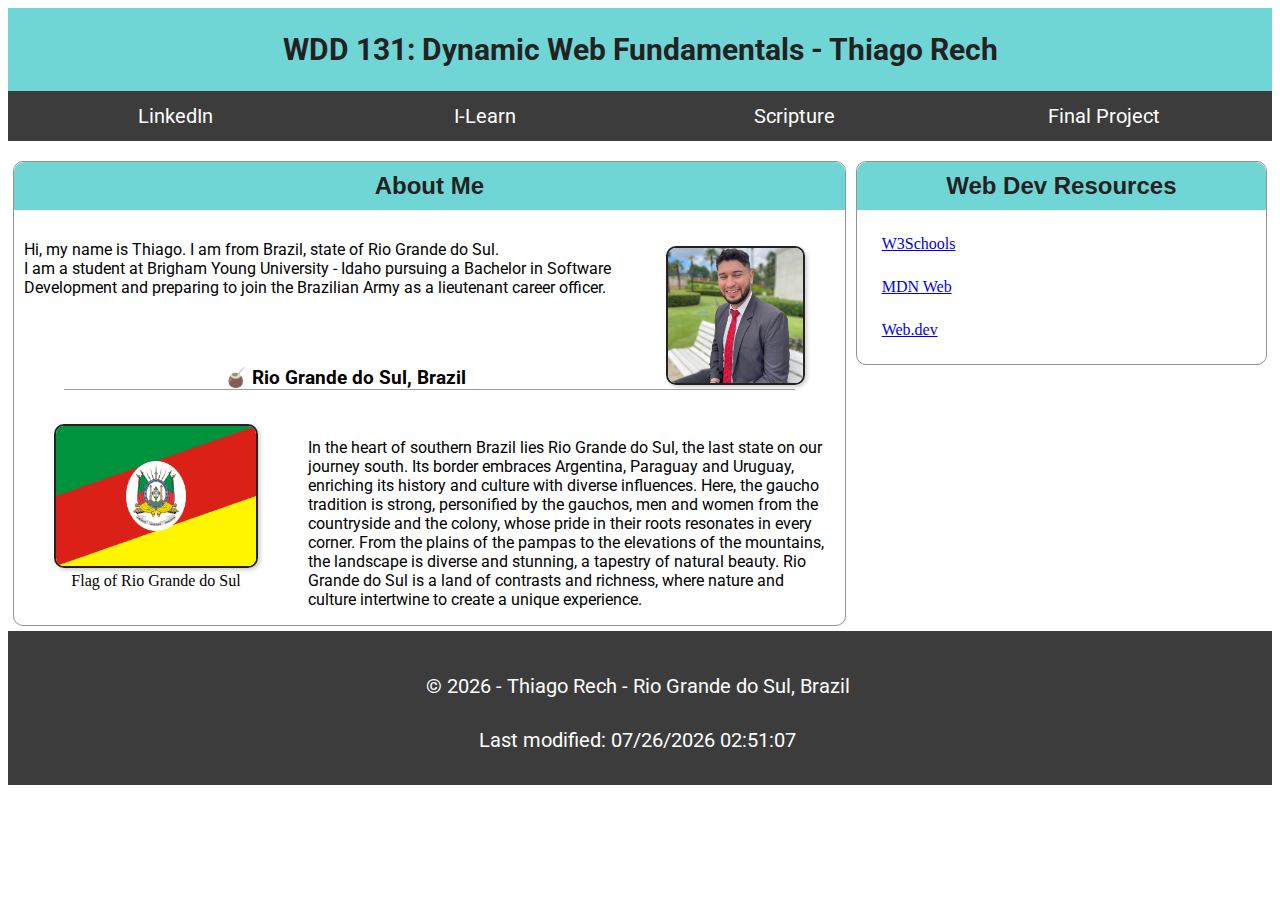
<file: index.html>
<!DOCTYPE html>
<html lang="en-us">
<head>
    <meta charset="UTF-8">
    <meta name="viewport" content="width=device-width, initial-scale=1.0">
    <title>WDD 131 - Dynamic Web Fundamentals - Thiago Rech</title>
    <meta name="description" content="WDD 131 - Dynamic Web Fundamentals - Thiago Rech - Main page with my information.">
    <meta name="author" content="Thiago Rech">
    <link rel="stylesheet" href="styles/base.css">
    <script src="scripts/getdates.js" defer></script>
</head>
<body>
    <header>
        <h1>WDD 131: Dynamic Web Fundamentals - Thiago Rech</h1>
        <nav>
            <a class="nav" href="https://www.linkedin.com/in/trechds">LinkedIn</a>
            <a class="nav" href="https://byui.instructure.com">I-Learn</a>
            <a class="nav" href="https://www.churchofjesuschrist.org/study/scriptures/bofm/3-ne/11?lang=eng&id=p14#p14">Scripture</a>
            <a class="nav" href="">Final Project</a>
        </nav>
    </header>
    <main>
        <section class="card">
            <h2>About Me</h2>
                <figure class="profile">
                    <img src="images/trechds.jpg" alt="Thiago Rech" width="135">
                </figure>
                <p>
                    Hi, my name is Thiago. I am from Brazil, state of Rio Grande do Sul.<br>
                    I am a student at Brigham Young University - Idaho pursuing a Bachelor in Software Development
                    and preparing to join the Brazilian Army as a lieutenant career officer.
                </p>
                <h3>🧉 Rio Grande do Sul, Brazil</h3>
                <div class="desc">
                    <figure>
                        <img src="images/rs_flag.png" alt="Rio Grande do Sul flag" width="200">
                        <figcaption>Flag of Rio Grande do Sul</figcaption>
                    </figure>
                    <p>
                        In the heart of southern Brazil lies Rio Grande do Sul, the last state on our journey south.
                        Its border embraces Argentina, Paraguay and Uruguay, enriching its history and culture with diverse influences.
                        Here, the gaucho tradition is strong, personified by the gauchos, men and women from the countryside and the colony,
                        whose pride in their roots resonates in every corner. From the plains of the pampas to the elevations of the mountains,
                        the landscape is diverse and stunning, a tapestry of natural beauty. Rio Grande do Sul is a land of contrasts and richness,
                        where nature and culture intertwine to create a unique experience.
                    </p>
                </div>        
        </section>
        <div class="resource">
            <section class="card">
                <h2>Web Dev Resources</h2>
                <div class="link">
                    <a class=web href="https://www.w3schools.com">W3Schools</a>
                    <a class=web href="https://developer.mozilla.org">MDN Web</a>
                    <a class=web href="https://www.web.dev">Web.dev</a>
                </div>
            </section>
        </div>
    </main>
    <footer>
        <p>
            &copy;
            <span id="currentYear"></span>
             - Thiago Rech - Rio Grande do Sul, Brazil
        </p>
        <p id="lastModified"></p>
    </footer>
</body>
</html>
</file>
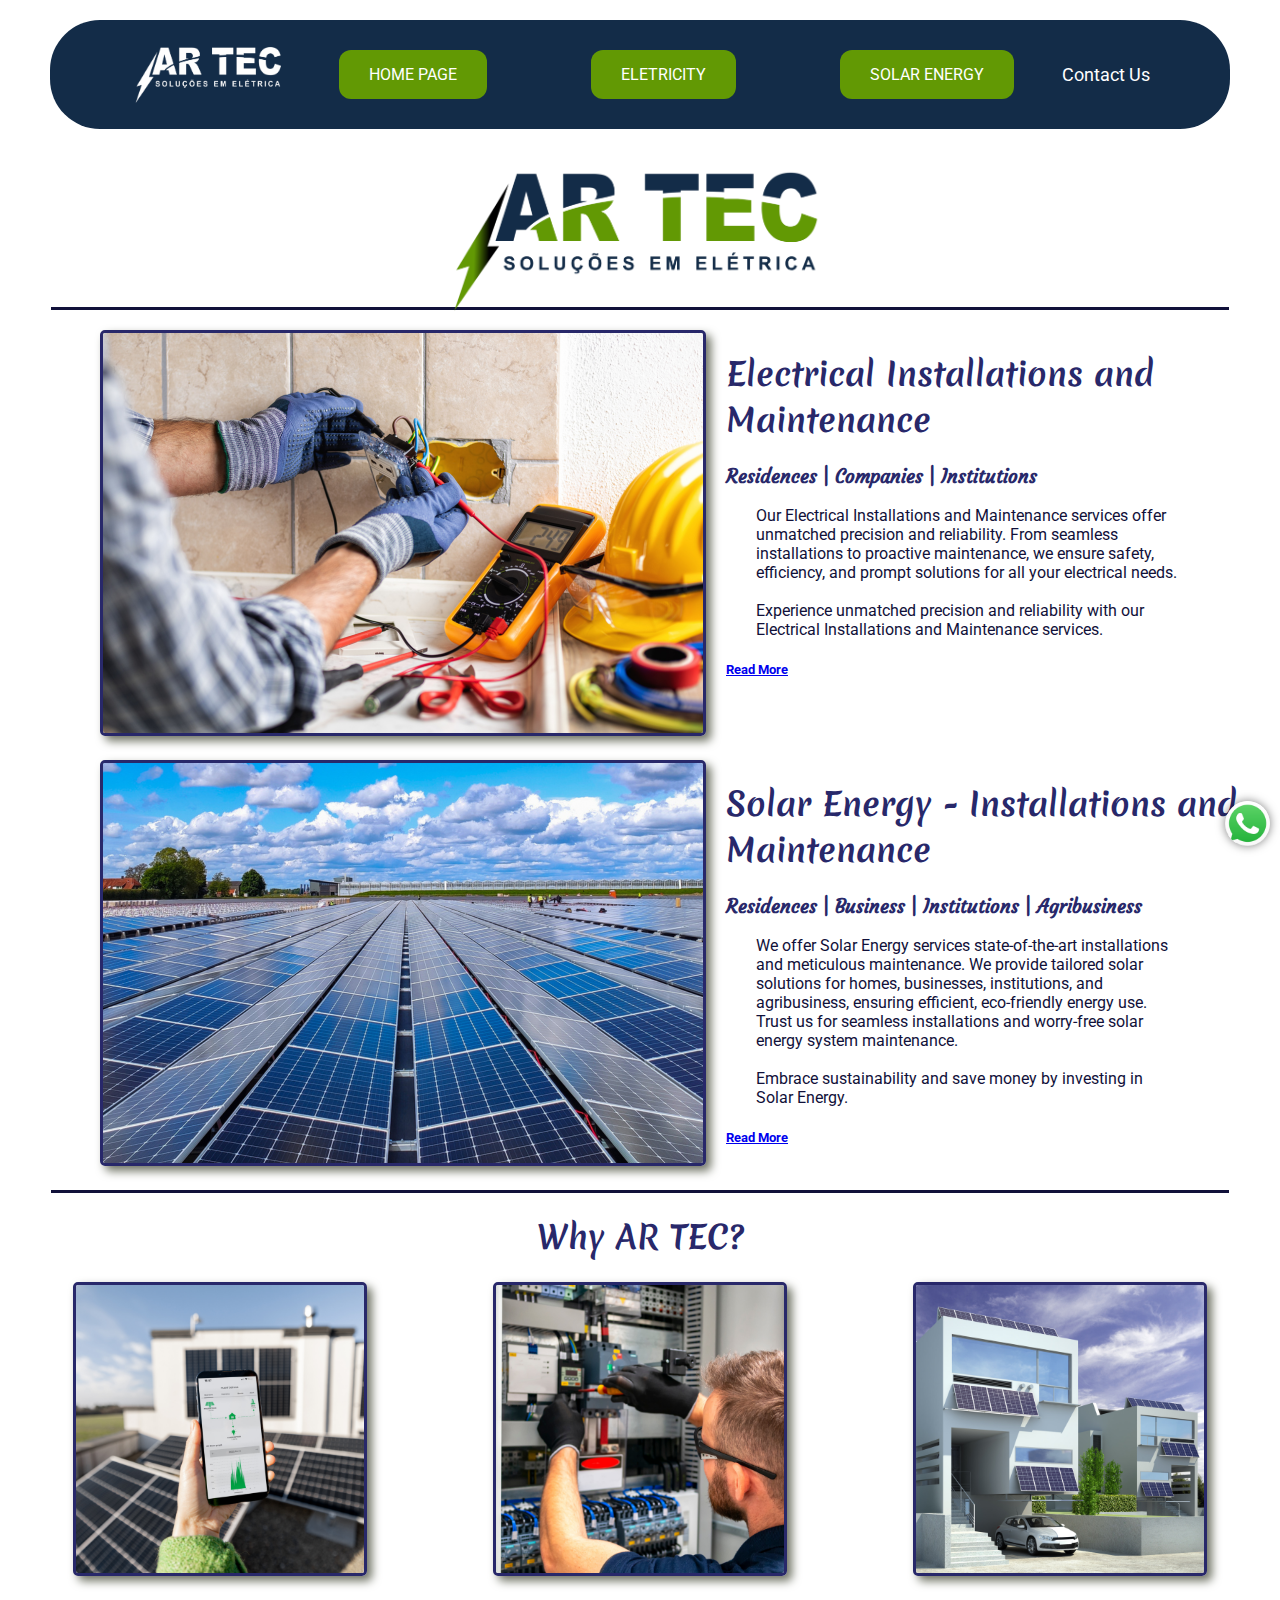
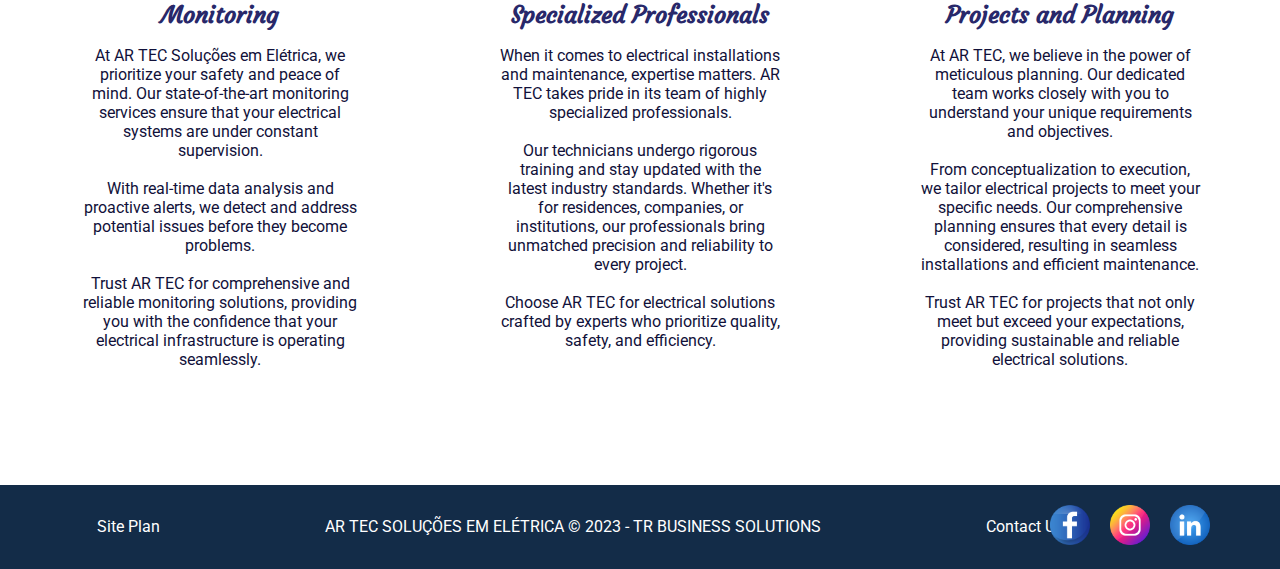
<file: project/index.html>
<!DOCTYPE html>
<html lang="en">
<head>
    <meta charset="UTF-8">
    <meta name="viewport" content="width=device-width, initial-scale=1.0">
    <meta name="description" content="WDD 131 - Dynamic Web Fundamentals - Solar Energy">
    <meta name="author" content="Thiago Rech">
    <title>AR TEC Soluções em Elétrica</title>
    <link rel="stylesheet" href="styles/styles.css">
</head>
<body>
    <header>
        <div class="navigation-bar">
            <a href="index.html">
                <img class="logo" src="images/artec-logo-white.png" alt="AR TEC Logo">
            </a>            
            <div class="nav-buttons">
                <a href="index.html" class="nav-link">HOME PAGE</a>
                <a href="eletrica.html" class="nav-link">ELETRICITY</a>
                <a href="solar.html" class="nav-link">SOLAR ENERGY</a>
            </div>
            <a href="contactus.html" class="contact-link">Contact Us</a>
        </div>
    </header>
    <main>
        <div class="main-content">
            <img class="company-logo" src="images/artec-logo.png" alt="AR TEC Company Logo">
            <div class="separator-line"></div>
            <div class="content-grid">
                <div class="grid-item">
                    <img src="images/eletricidade.png" alt="Image 1">
                </div>
                <div class="grid-item">
                    <h1>Electrical Installations and Maintenance</h1>
                    <h3>Residences  |  Companies  |  Institutions</h3>
                    <p>Our Electrical Installations and Maintenance services offer unmatched precision and reliability. From seamless installations to proactive maintenance, we ensure safety, efficiency, and prompt solutions for all your electrical needs.
                        <br><br>
                        Experience unmatched precision and reliability with our Electrical Installations and Maintenance services.
                    </p>
                    <a href="eletrica.html"><h5 class="read-more">Read More</h5></a>
                </div>
                <div class="grid-item">
                    <img src="images/placa_solar.png" alt="Image 2">
                </div>
                <div class="grid-item">
                    <h1>Solar Energy - Installations and Maintenance</h1>
                    <h3>Residences  |  Business  |  Institutions  |  Agribusiness</h3>
                    <p>We offer Solar Energy services state-of-the-art installations and meticulous maintenance. We provide tailored solar solutions for homes, businesses, institutions, and agribusiness, ensuring efficient, eco-friendly energy use. Trust us for seamless installations and worry-free solar energy system maintenance.
                        <br><br>
                        Embrace sustainability and save money by investing in Solar Energy.
                    </p>
                    <a href="solar.html"><h5 class="read-more">Read More</h5></a>
                </div>
            </div>
            <div class="separator-line"></div>
            <h1>Why AR TEC?</h1>
            <div class="second-grid">
                <div class="other-services">
                    <img src="images/monitoramento.png" alt="Monitoramento">
                    <h2 class="why-titles">Monitoring</h2>
                    <p>At AR TEC Soluções em Elétrica, we prioritize your safety and peace of mind. Our state-of-the-art monitoring services ensure that your electrical systems are under constant supervision. 
                        <br><br>
                        With real-time data analysis and proactive alerts, we detect and address potential issues before they become problems.
                        <br><br>
                        Trust AR TEC for comprehensive and reliable monitoring solutions, providing you with the confidence that your electrical infrastructure is operating seamlessly.</p>
                </div>
                <div class="other-services">
                    <img src="images/instalacao_eletrica.png" alt="Istalação Elétrica">
                    <h2 class="why-titles">Specialized Professionals</h2>
                    <p>When it comes to electrical installations and maintenance, expertise matters. AR TEC takes pride in its team of highly specialized professionals. 
                        <br><br>
                        Our technicians undergo rigorous training and stay updated with the latest industry standards. Whether it's for residences, companies, or institutions, our professionals bring unmatched precision and reliability to every project. 
                        <br><br>
                        Choose AR TEC for electrical solutions crafted by experts who prioritize quality, safety, and efficiency.</p>
                </div>
                <div class="other-services">
                    <img src="images/projeto_3d.png" alt="Projetos 3D">
                    <h2 class="why-titles">Projects and Planning</h2>
                    <p>At AR TEC, we believe in the power of meticulous planning. Our dedicated team works closely with you to understand your unique requirements and objectives. 
                        <br><br>
                        From conceptualization to execution, we tailor electrical projects to meet your specific needs. Our comprehensive planning ensures that every detail is considered, resulting in seamless installations and efficient maintenance. 
                        <br><br>
                        Trust AR TEC for projects that not only meet but exceed your expectations, providing sustainable and reliable electrical solutions.</p>
                </div>
            </div>
        </div>
    </main>
    <footer>
        <div id="footer-content">
            <div class="footer-texts">
                <p><a href="siteplan.html" id="site-plan">Site Plan</a></p>
                <p id="copyright">AR TEC SOLUÇÕES EM ELÉTRICA &copy; 2023 - TR BUSINESS SOLUTIONS</p>
                <p><a href="contactus.html" id="contactus-link">Contact Us</a></p>
            </div>
            <div id="social" class="footer-links">
                <a href="https://www.facebook.com/trechds/" target="_blank">
                    <img class="social-media" src="images/icon_facebook.png" alt="fb icon" width="53" height="53">
                </a>
                <a href="https://www.instagram.com/thiago.rech/" target="_blank">
                    <img class="social-media" src="images/icon_instagram.png" alt="instagram icon" width="50" height="50">
                </a>
                <a href="https://www.linkedin.com/in/trechds/" target="_blank">
                    <img class="social-media" src="images/icon_linkedin.png" alt="linkedin icon" width="50" height="50">
                </a>
            </div>
        </div>
    </footer>
    <div class="whatsapp-icon">
        <a href="https://api.whatsapp.com/send?phone=5554991424628" target="_blank">
        <img src="images/icon_whatsapp.png" alt="WhatsApp">
        </a>
    </div>
</body>
</html>
</file>
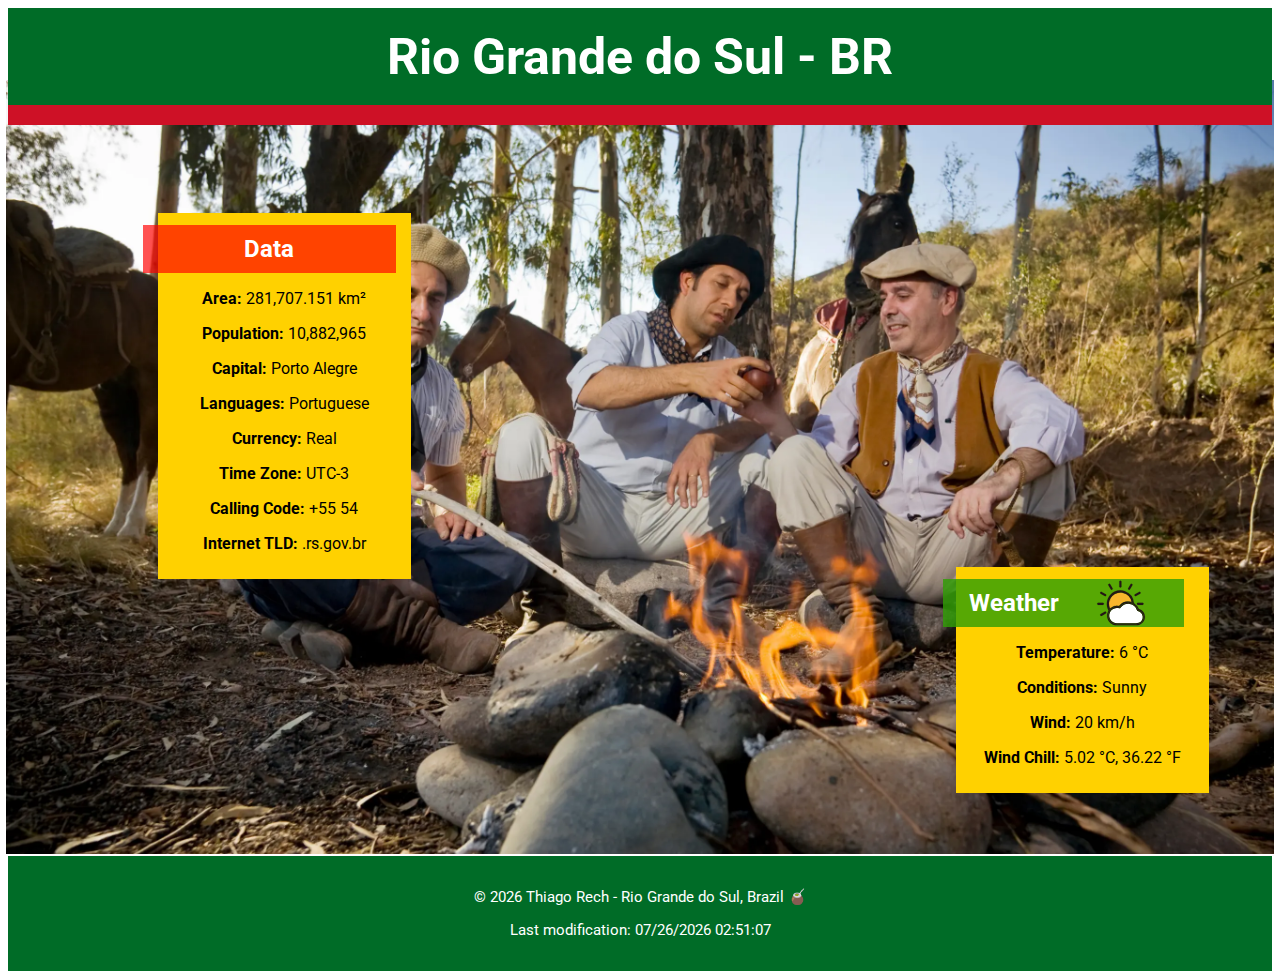
<file: place.html>
<!DOCTYPE html>
<html lang="en">

<head>
    <meta charset="UTF-8">
    <meta name="viewport" content="width=device-width, initial-scale=1.0">
    <title>Rio Grande do Sul - Brazil</title>
    <meta name="author" content="Thiago Rech">
    <meta name="description" content="My Place">
    <link rel="stylesheet" href="styles/place.css">
    <script src="scripts/place.js" defer></script>
</head>

<body>
    <header>
        <h1>Rio Grande do Sul - BR</h1>
    </header>
    <main>
        <div class="row1"></div>
        <picture class="place">
            <source srcset="images/churrasco.webp" media="(min-width: 1000px)">
            <source srcset="images/chimarrao.webp" media="(min-width: 500px)">
            <img src="images/chimarrao.webp" alt="Chimarrão" width="500">
        </picture>
        <div class="row2"></div>
        <div class="grid">
            <h2 id="title1">Data</h2>
            <section class="data">
                <p class="area"><strong>Area:</strong> 281,707.151 km²</p>
                <p><strong>Population:</strong> 10,882,965</p>
                <p><strong>Capital:</strong> Porto Alegre</p>
                <p><strong>Languages:</strong> Portuguese</p>
                <p><strong>Currency:</strong> Real</p>
                <p><strong>Time Zone:</strong> UTC-3</p>
                <p><strong>Calling Code:</strong> +55 54</p>
                <p class="lastP"><strong>Internet TLD:</strong> .rs.gov.br</p>
            </section>
            <h2 id="title2">Weather</h2>
            <section class="weather">
                <picture class="weatherPic">
                    <source srcset="images/weather_icon.svg" media="(min-width: 1000px)">
                    <source srcset="images/weather_icon.svg" media="(min-width: 500px)">
                    <img src="images/weather_icon.svg" alt="Weather">
                </picture>
                <p><strong>Temperature:</strong> <span id="temperature"></span></p>
                <p><strong>Conditions:</strong> <span id="conditions"></span></p>
                <p><strong>Wind:</strong> <span id="wind"></span></p>
                <p><strong>Wind Chill:</strong> <span id="windChill"></span></p>
            </section>
        </div>
    </main>
    <footer>
        <p>&copy; <span id="currentyear"></span> Thiago Rech - Rio Grande do Sul, Brazil 🧉</p>
        <p id="lastModified"></p>
    </footer>
</body>
</html>
</file>
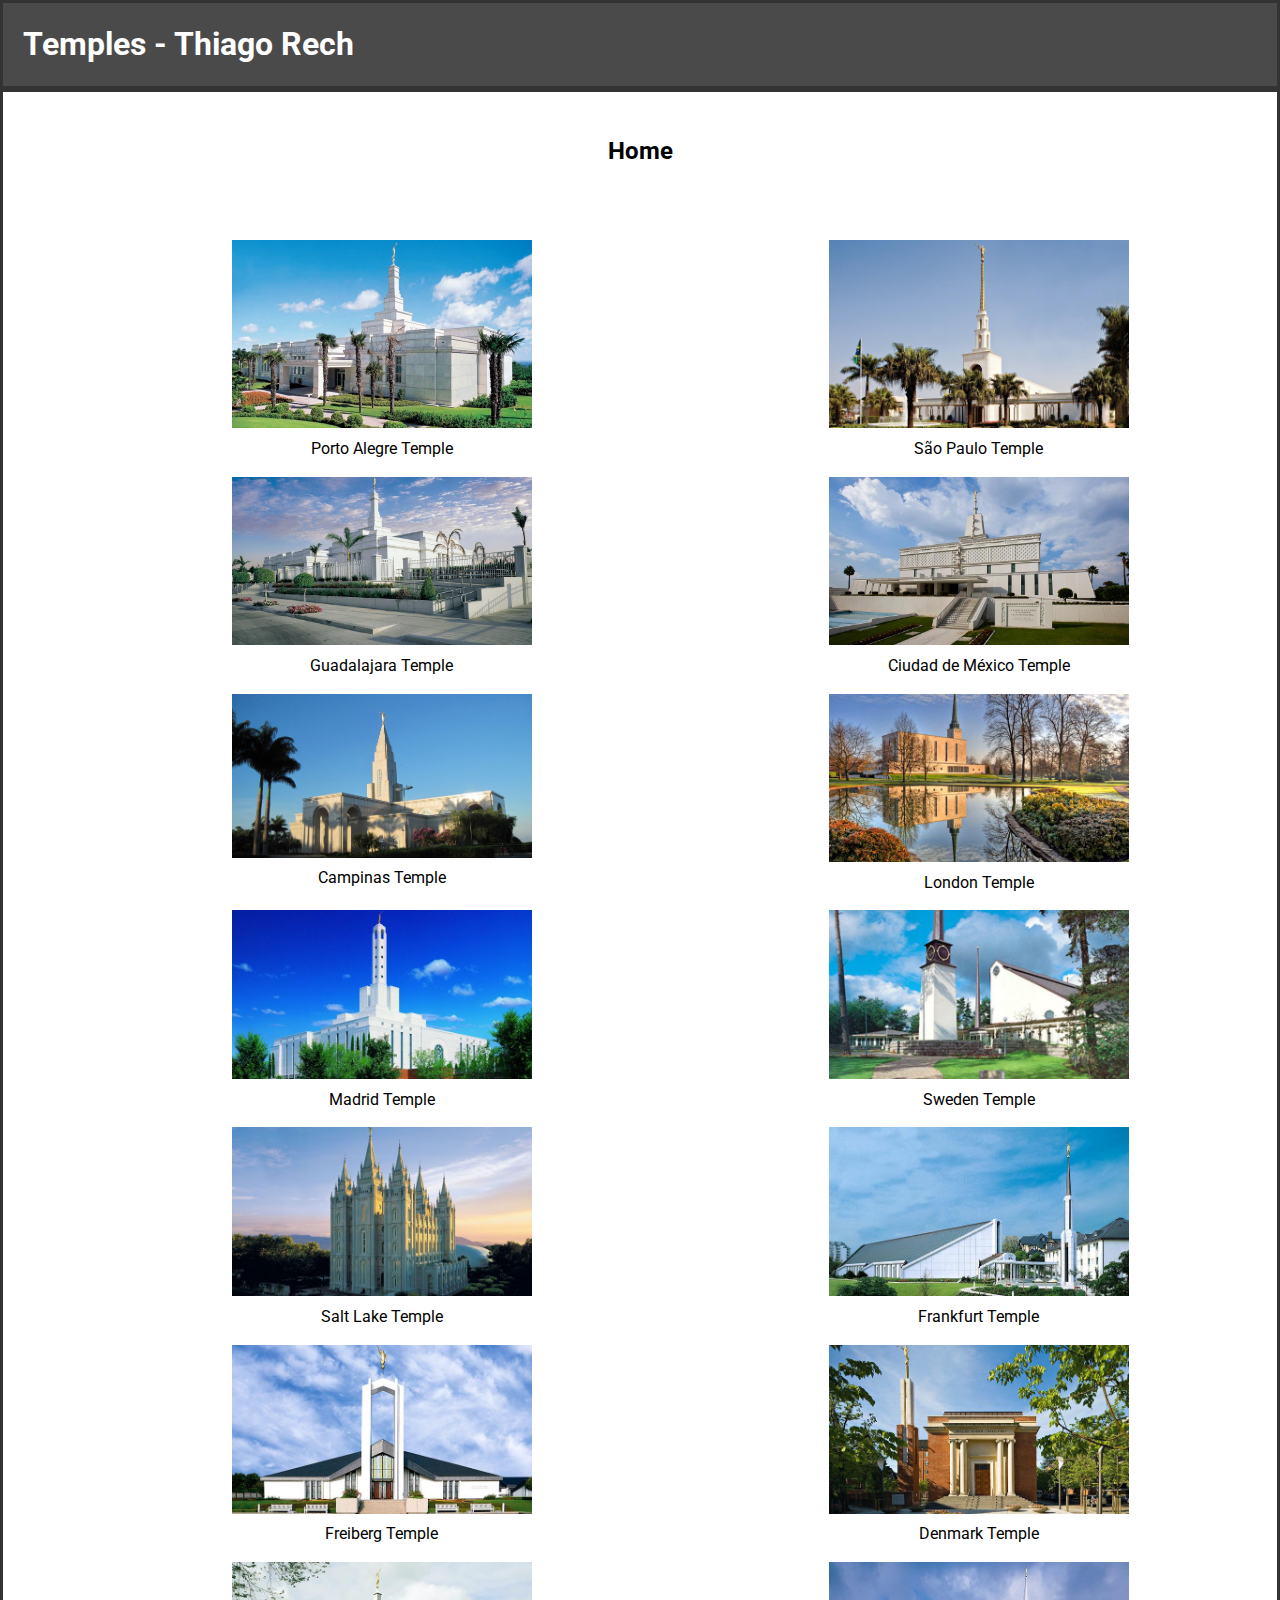
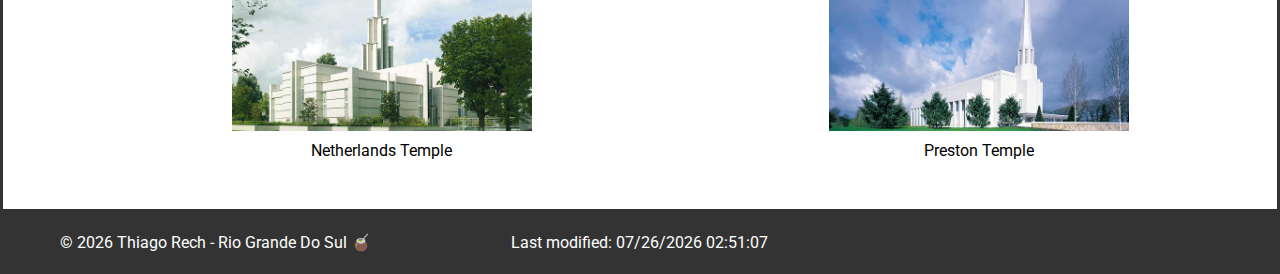
<file: temples.html>
<!DOCTYPE html>
<html lang="en-US">
<head>
    <meta charset="UTF-8">
    <meta name="viewport" content="width=device-width, initial-scale=1.0">
    <title>Temples - Thiago Rech</title>
    <meta name="author" content="Thiago Rech">
    <meta name="description" content="Temples Pictures">
    <link rel="stylesheet" href="styles/temples.css">
    <link rel="stylesheet" href="styles/temples-large.css">
    <script defer src="scripts/temples.js"></script>
    <script defer src="scripts/getdates.js"></script>
</head>
<body>
    <header>
        <h1>Temples - Thiago Rech</h1>
        <button id="hamburger">&#9776;</button>
        <nav class="hidden">
            <ul class="navmenu">
                <li><a href="#">Home</a></li>
                <li><a href="#">Old</a></li>
                <li><a href="#">New</a></li>
                <li><a href="#">Large</a></li>
                <li><a href="#">Small</a></li>
            </ul>
        </nav>
    </header>
    <main>
        <section>
            <h2>Home</h2>
        </section>
        <section class="gallery">
            <figure>
                <img src="images/portoalegre-temple.jpg" alt="Porto Alegre Temple" width="300">
                <figcaption>Porto Alegre Temple</figcaption>
            </figure>
            <figure>
                <img src="images/saopaulo-temple.jpg" alt="São Paulo Temple" width="300">
                <figcaption>São Paulo Temple</figcaption>
            </figure>
            <figure>
                <img src="images/guadalajaramexico_large.jpg" alt="Guadalajara Temple" width="300">
                <figcaption>Guadalajara Temple</figcaption>
            </figure>
            <figure>
                <img src="images/mexico-city-temple.jpg" alt="Ciudad de México Temple" width="300">
                <figcaption>Ciudad de México Temple</figcaption>
            </figure>
            <figure>
                <img src="images/campinas-temple.jpg" alt="Campinas Temple" width="300">
                <figcaption>Campinas Temple</figcaption>
            </figure>
            <figure>
                <img src="images/london-england-temple-2.jpg" alt="London Temple" width="300">
                <figcaption>London Temple</figcaption>
            </figure>
            <figure>
                <img src="images/madrid_temple_hr.jpg" alt="Madrid Temple" width="300">
                <figcaption>Madrid Temple</figcaption>
            </figure>
            <figure>
                <img src="images/templo_suecia.jpg" alt="Sweden Temple" width="300">
                <figcaption>Sweden Temple</figcaption>
            </figure>
            <figure>
                <img src="images/templo-saltlake.jpg" alt="Salt Lake Temple" width="300">
                <figcaption>Salt Lake Temple</figcaption>
            </figure>
            <figure>
                <img src="images/templo_alemana_frankfurt.jpg" alt="Frankfurt Temple" width="300">
                <figcaption>Frankfurt Temple</figcaption>
            </figure>
            <figure>
                <img src="images/templo_alemanha_freiberg.jpg" alt="Freiberg Temple" width="300">
                <figcaption>Freiberg Temple</figcaption>
            </figure>
            <figure>
                <img src="images/templo_dinamarca.jpg" alt="Denmark Temple" width="300">
                <figcaption>Denmark Temple</figcaption>
            </figure>
            <figure>
                <img src="images/templo_holanda.jpg" alt="Netherlands Temple" width="300">
                <figcaption>Netherlands Temple</figcaption>
            </figure>
            <figure>
                <img src="images/templo_inglaterra_preston.jpg" alt="Preston Temple" width="300">
                <figcaption>Preston Temple</figcaption>
            </figure>
        </section>
    </main>
    <footer>
        <p>&copy; <span id="currentYear"></span> Thiago Rech - Rio Grande Do Sul 🧉</p>
        <p id="lastModified"></p>
    </footer>
</body>
</html>
</file>
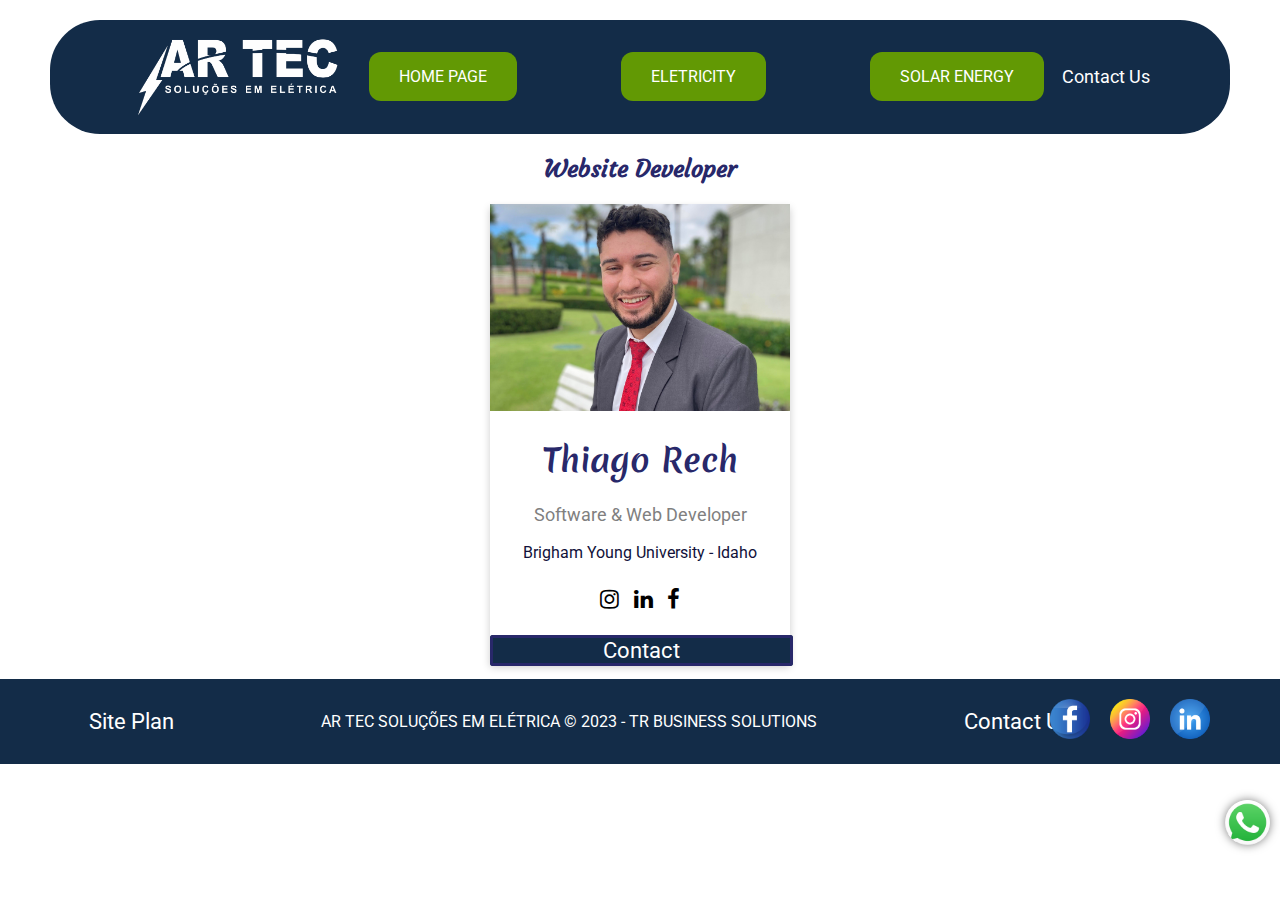
<file: project/contactus.html>
<!DOCTYPE html>
<html lang="en">
<head>
<link rel="stylesheet" href="https://cdnjs.cloudflare.com/ajax/libs/font-awesome/4.7.0/css/font-awesome.min.css">
<link rel="stylesheet" href="styles/styles.css">
<link rel="stylesheet" href="styles/developer.css">
<meta name="description" content="WDD 131 - Dynamic Web Fundamentals - Solar Energy">
<meta name="author" content="Thiago Rech">
<title>AR TEC Soluções em Elétrica</title>
</head>
<body>
    <header>
        <div class="navigation-bar">
            <a href="index.html">
                <img class="logo" src="images/artec-logo-white.png" alt="AR TEC Logo">
            </a>            
            <div class="nav-buttons">
                <a href="index.html" class="nav-link">HOME PAGE</a>
                <a href="eletrica.html" class="nav-link">ELETRICITY</a>
                <a href="solar.html" class="nav-link">SOLAR ENERGY</a>
            </div>
            <a href="contactus.html" class="contact-link">Contact Us</a>
        </div>
    </header>
    <main>
        <h2>Website Developer</h2>
        <div class="card">
        <img src="images/developer.jpg" alt="Thiago" style="width:100%">
        <h1>Thiago Rech</h1>
        <p class="title">Software & Web Developer</p>
        <p>Brigham Young University - Idaho</p>
        <div class="icons">
            <a href="https://www.instagram.com/thiago.rech/" target="_blank"><i class="fa fa-instagram"></i></a>
            <a href="https://www.linkedin.com/in/trechds/" target="_blank"><i class="fa fa-linkedin"></i></a>  
            <a href="https://www.facebook.com/trechds/" target="_blank"><i class="fa fa-facebook"></i></a> 
        </div>
        <p><a href="https://api.whatsapp.com/send?phone=5554991424628" target="_blank">Contact</a></p>
        </div>
    </main>
    <footer>
        <div id="footer-content">
            <div class="footer-texts">
                <p><a href="site-plan.html" id="site-plan">Site Plan</a></p>
                <p id="copyright">AR TEC SOLUÇÕES EM ELÉTRICA &copy; 2023 - TR BUSINESS SOLUTIONS</p>
                <p><a href="contactus.html" id="contactus-link">Contact Us</a></p>
            </div>
            <div id="social" class="footer-links">
                <a href="https://www.facebook.com/trechds/" target="_blank">
                    <img class="social-media" src="images/icon_facebook.png" alt="fb icon" width="53" height="53">
                </a>
                <a href="https://www.instagram.com/thiago.rech/" target="_blank">
                    <img class="social-media" src="images/icon_instagram.png" alt="instagram icon" width="50" height="50">
                </a>
                <a href="https://www.linkedin.com/in/trechds/" target="_blank">
                    <img class="social-media" src="images/icon_linkedin.png" alt="linkedin icon" width="50" height="50">
                </a>
            </div>
        </div>
    </footer>
    <div class="whatsapp-icon">
        <a href="https://api.whatsapp.com/send?phone=5554991424628" target="_blank">
        <img src="images/icon_whatsapp.png" alt="WhatsApp">
        </a>
    </div>

</body>
</html>
</file>
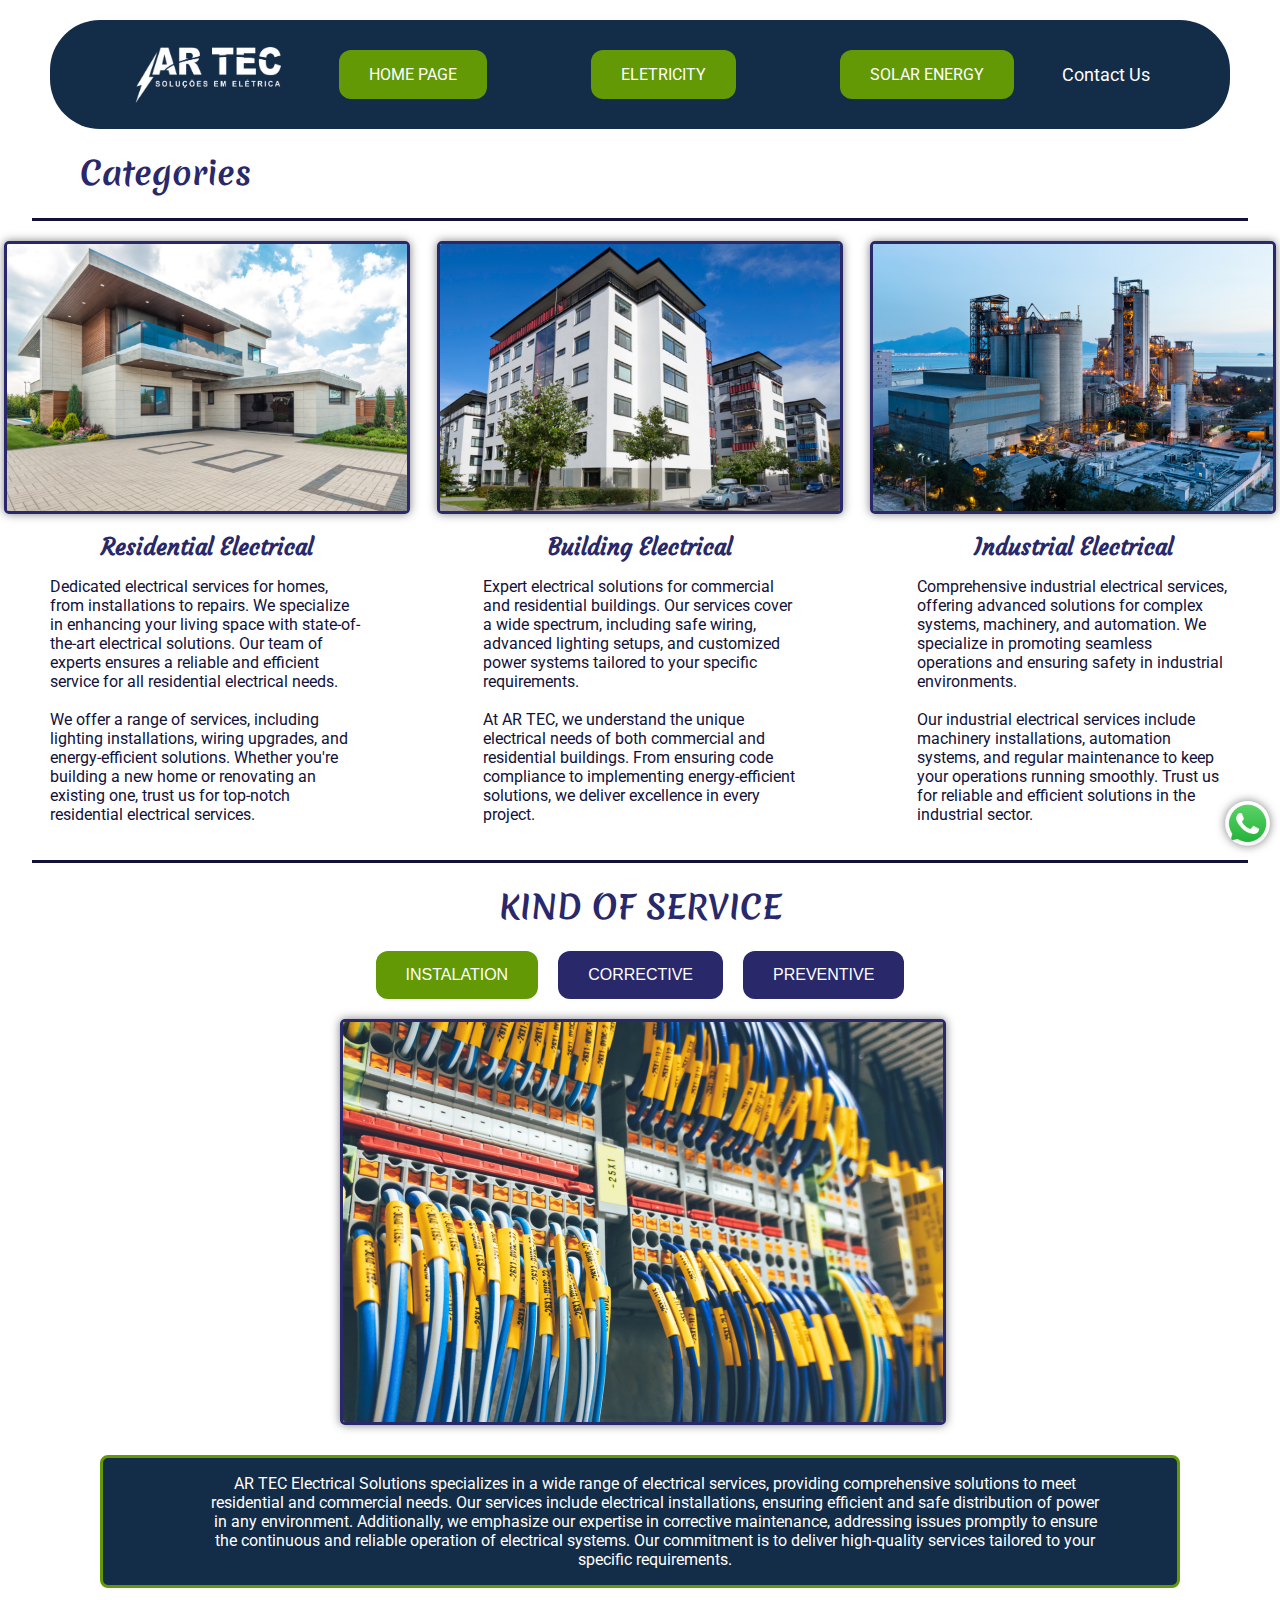
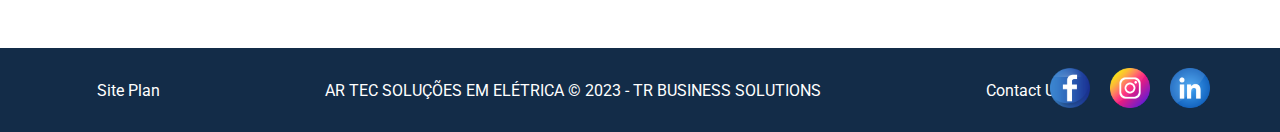
<file: project/eletrica.html>
<!DOCTYPE html>
<html lang="en">
<head>
    <meta charset="UTF-8">
    <meta name="viewport" content="width=device-width, initial-scale=1.0">
    <meta name="description" content="WDD 131 - Dynamic Web Fundamentals - Solar Energy">
    <meta name="author" content="Thiago Rech">
    <title>AR TEC Soluções em Elétrica</title>
    <link rel="stylesheet" href="styles/styles.css">
</head>
<body>
    <header>
        <div class="navigation-bar">
            <a href="index.html">
                <img class="logo" src="images/artec-logo-white.png" alt="AR TEC Logo">
            </a>
            <div class="nav-buttons">
                <a href="index.html" class="nav-link">HOME PAGE</a>
                <a href="eletrica.html" class="nav-link">ELETRICITY</a>
                <a href="solar.html" class="nav-link">SOLAR ENERGY</a>
            </div>
            <a href="contactus.html" class="contact-link">Contact Us</a>
        </div>
    </header>
    <main>
        <div class="categories-section">
            <h1 id="categories">Categories</h1>
            <div class="separator-line"></div>
            <div id="grid-content-1">
                <div class="category-box">
                    <img src="images/casa.png" alt="Casa">
                    <h3 class="place-title">Residential Electrical</h3>
                    <p class="place-description">
                        Dedicated electrical services for homes, from installations to repairs. We specialize in enhancing your living space with state-of-the-art electrical solutions. Our team of experts ensures a reliable and efficient service for all residential electrical needs.
                        <br><br>
                        We offer a range of services, including lighting installations, wiring upgrades, and energy-efficient solutions. Whether you're building a new home or renovating an existing one, trust us for top-notch residential electrical services.
                    </p>
                </div>
                <div class="category-box">
                    <img src="images/edificio.png" alt="Edifício">
                    <h3 class="place-title">Building Electrical</h3>
                    <p class="place-description">
                        Expert electrical solutions for commercial and residential buildings. Our services cover a wide spectrum, including safe wiring, advanced lighting setups, and customized power systems tailored to your specific requirements.
                        <br><br>
                        At AR TEC, we understand the unique electrical needs of both commercial and residential buildings. From ensuring code compliance to implementing energy-efficient solutions, we deliver excellence in every project.
                    </p>
                </div>
                <div class="category-box">
                    <img src="images/industria.png" alt="Indústria">
                    <h3 class="place-title">Industrial Electrical</h3>
                    <p class="place-description">
                        Comprehensive industrial electrical services, offering advanced solutions for complex systems, machinery, and automation. We specialize in promoting seamless operations and ensuring safety in industrial environments.
                        <br><br>
                        Our industrial electrical services include machinery installations, automation systems, and regular maintenance to keep your operations running smoothly. Trust us for reliable and efficient solutions in the industrial sector.
                    </p>
                </div>
            </div>
            <div class="separator-line"></div>
            <div id="content-2">
                <div class="kind-of-service-box">
                    <h1>KIND OF SERVICE</h1>
                </div>
                    <div class="service-buttons">
                        <button class="service-button" onclick="showContent('instalation')">INSTALATION</button>
                        <button class="service-button" onclick="showContent('corrective')">CORRECTIVE</button>
                        <button class="service-button" onclick="showContent('preventive')">PREVENTIVE</button>
                    </div>
                    <div class="slideshow">
                        <img src="images/instalacao.png" alt="Instalation Image" class="slide-image">
                        <img src="images/corretiva.png" alt="Corrective Image" class="slide-image">
                        <img src="images/preventiva.png" alt="Preventive Image" class="slide-image">
                    </div>
                <div class="service-info-box">
                    <p>AR TEC Soluções em Elétrica specializes in a wide range of electrical services, providing comprehensive solutions to meet residential and commercial needs. Our services include electrical installations, ensuring efficient and safe distribution of power in any environment. Additionally, we emphasize our expertise in maintenance, both preventive and corrective, ensuring the continuous and reliable operation of electrical systems.</p>
                </div>
            </div>
        </div>
    </main>
    <footer>
        <div id="footer-content">
            <div class="footer-texts">
                <p><a href="siteplan.html" id="site-plan">Site Plan</a></p>
                <p id="copyright">AR TEC SOLUÇÕES EM ELÉTRICA &copy; 2023 - TR BUSINESS SOLUTIONS</p>
                <p><a href="contactus.html" id="contactus-link">Contact Us</a></p>
            </div>
            <div id="social" class="footer-links">
                <a href="https://www.facebook.com/trechds/" target="_blank">
                    <img class="social-media" src="images/icon_facebook.png" alt="fb icon" width="53" height="53">
                </a>
                <a href="https://www.instagram.com/thiago.rech/" target="_blank">
                    <img class="social-media" src="images/icon_instagram.png" alt="instagram icon" width="50" height="50">
                </a>
                <a href="https://www.linkedin.com/in/trechds/" target="_blank">
                    <img class="social-media" src="images/icon_linkedin.png" alt="linkedin icon" width="50" height="50">
                </a>
            </div>
        </div>
    </footer>
    <div class="whatsapp-icon">
        <a href="https://api.whatsapp.com/send?phone=5554991424628" target="_blank">
        <img src="images/icon_whatsapp.png" alt="WhatsApp">
        </a>
    </div>
    <script src="scripts/slideshow.js"></script>
</body>
</html>
</file>
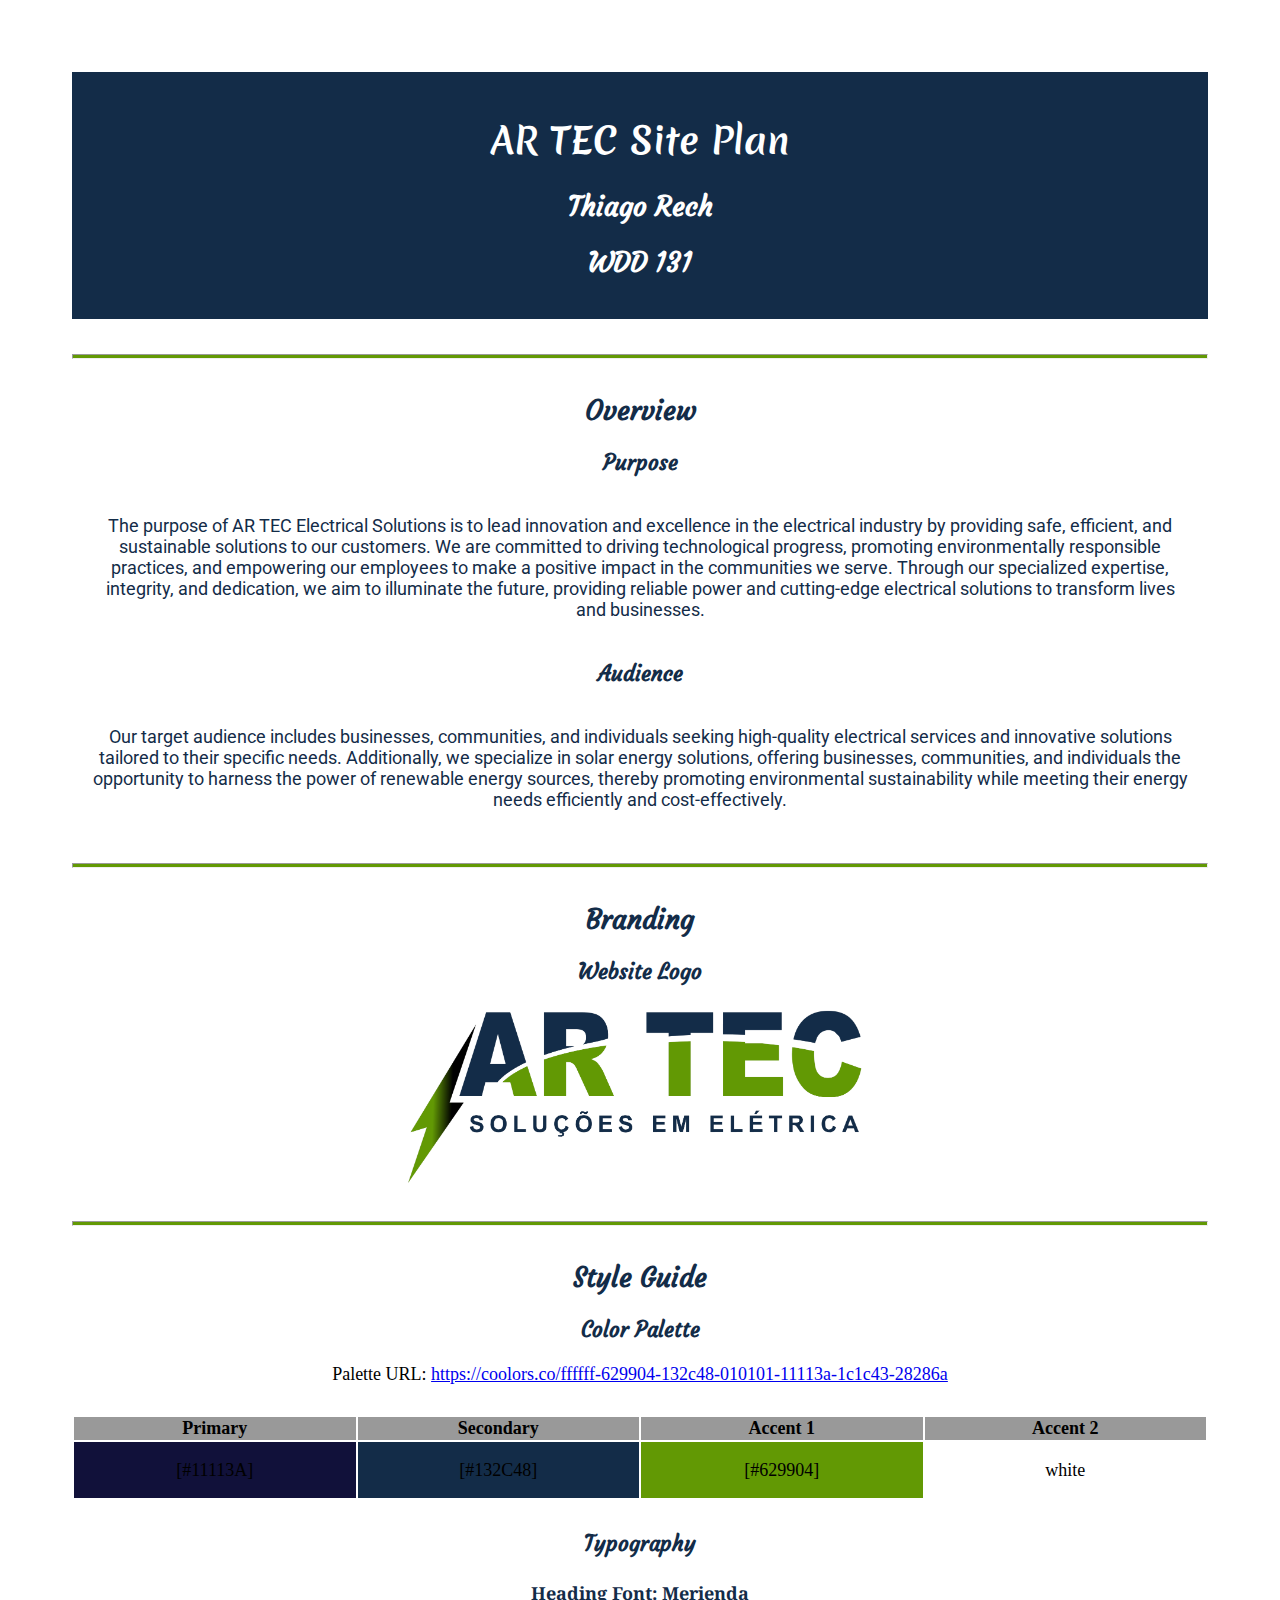
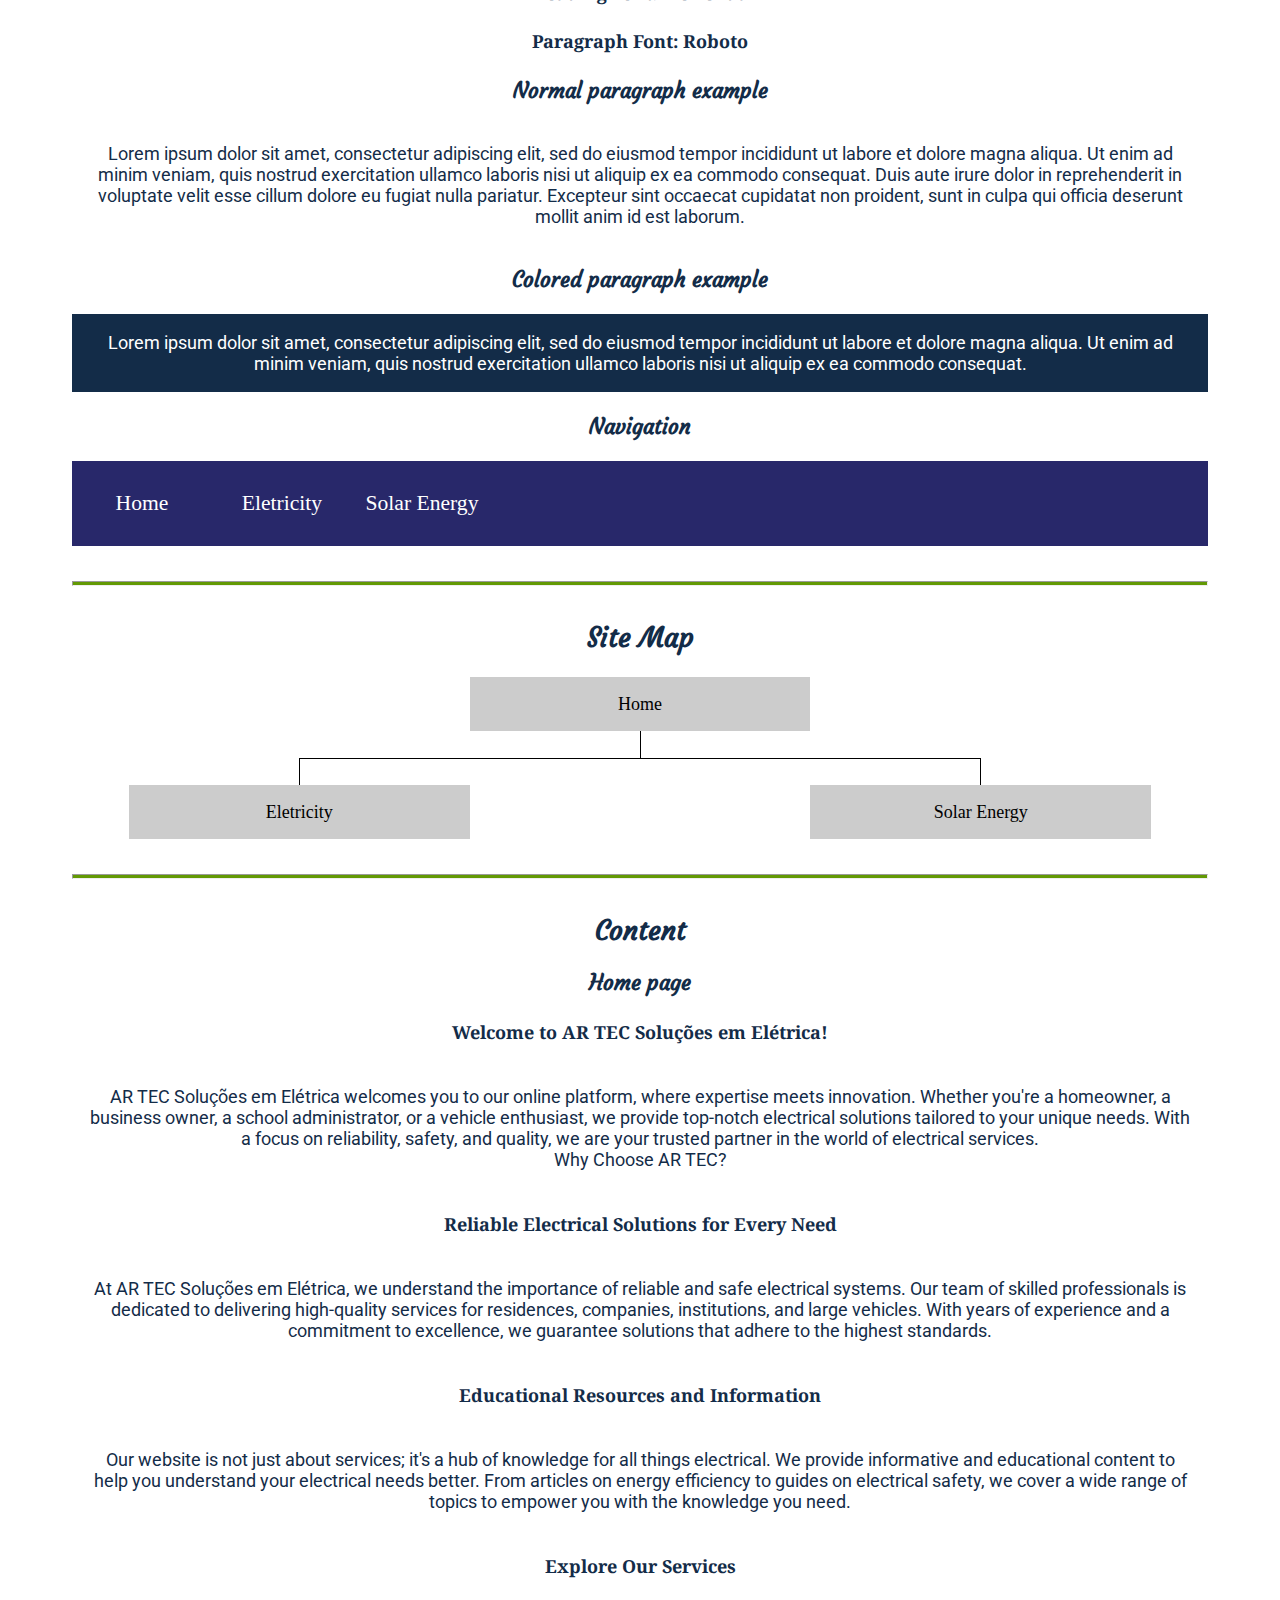
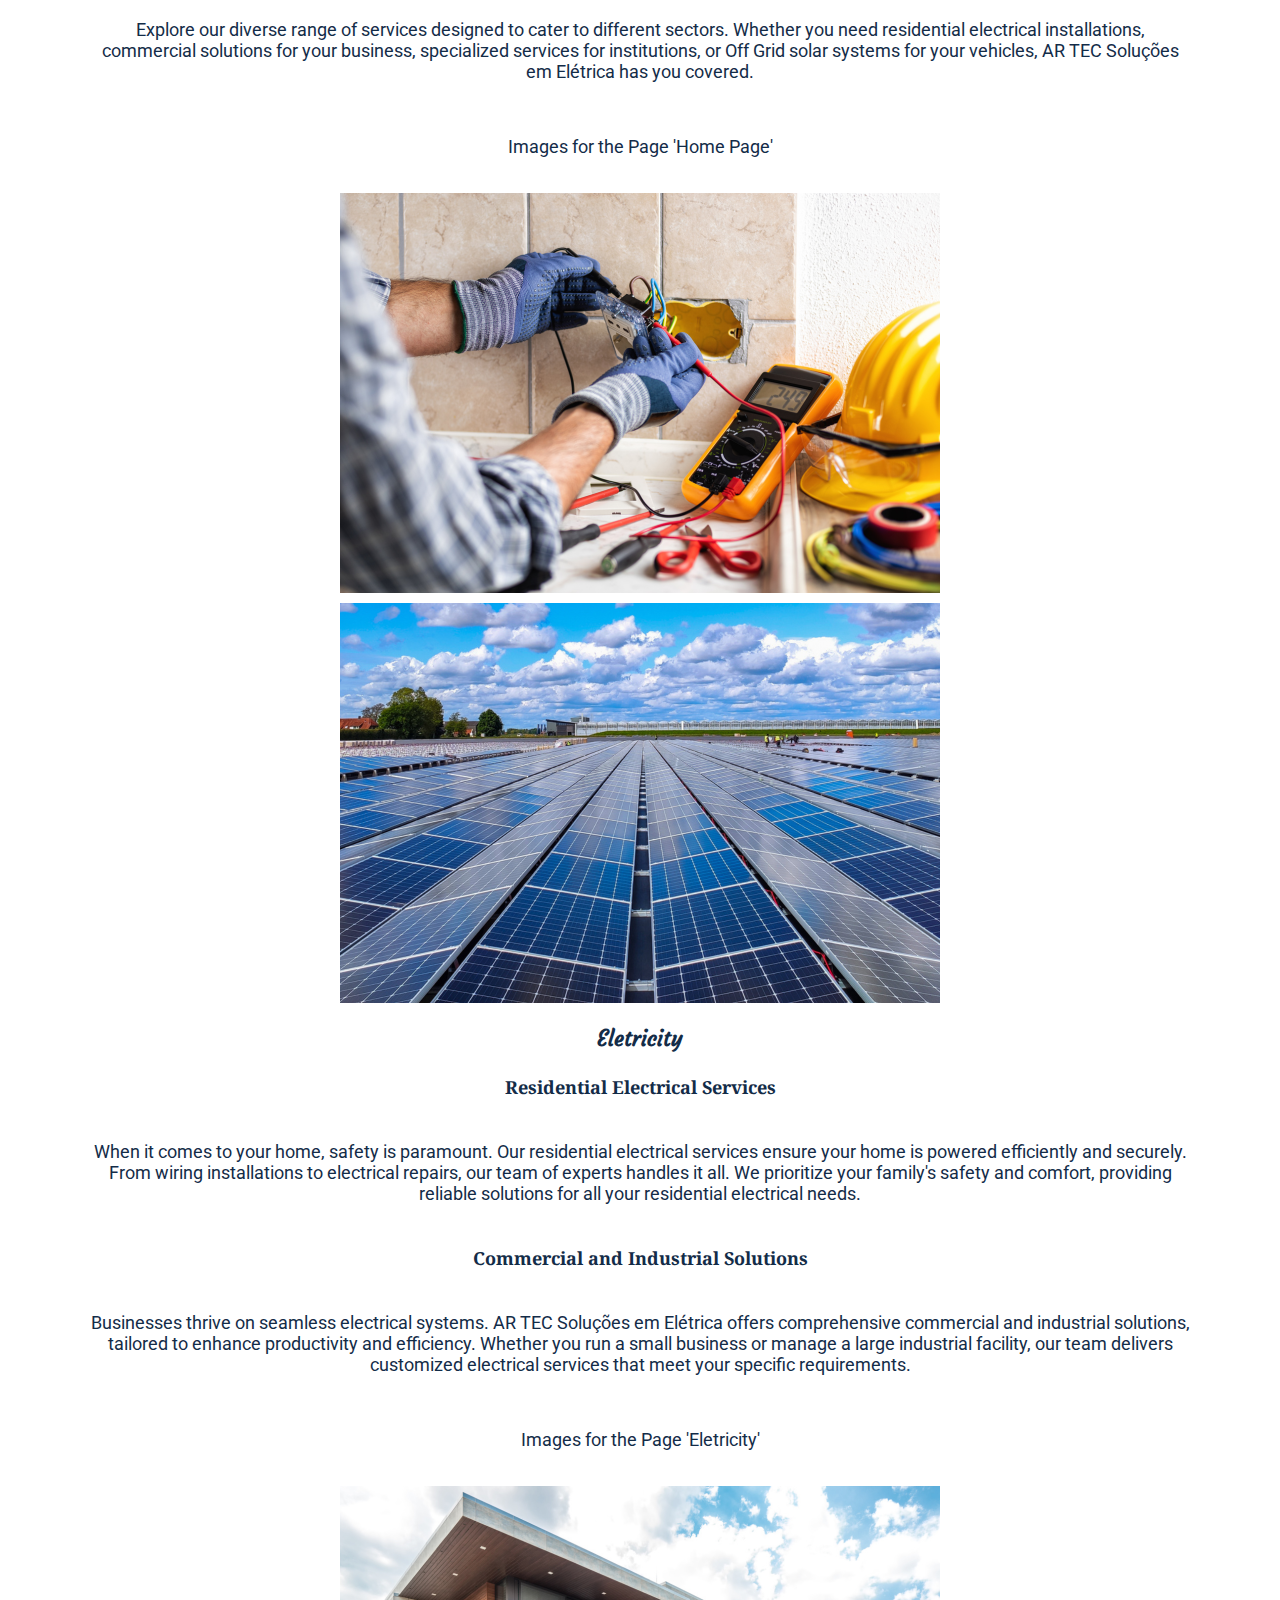
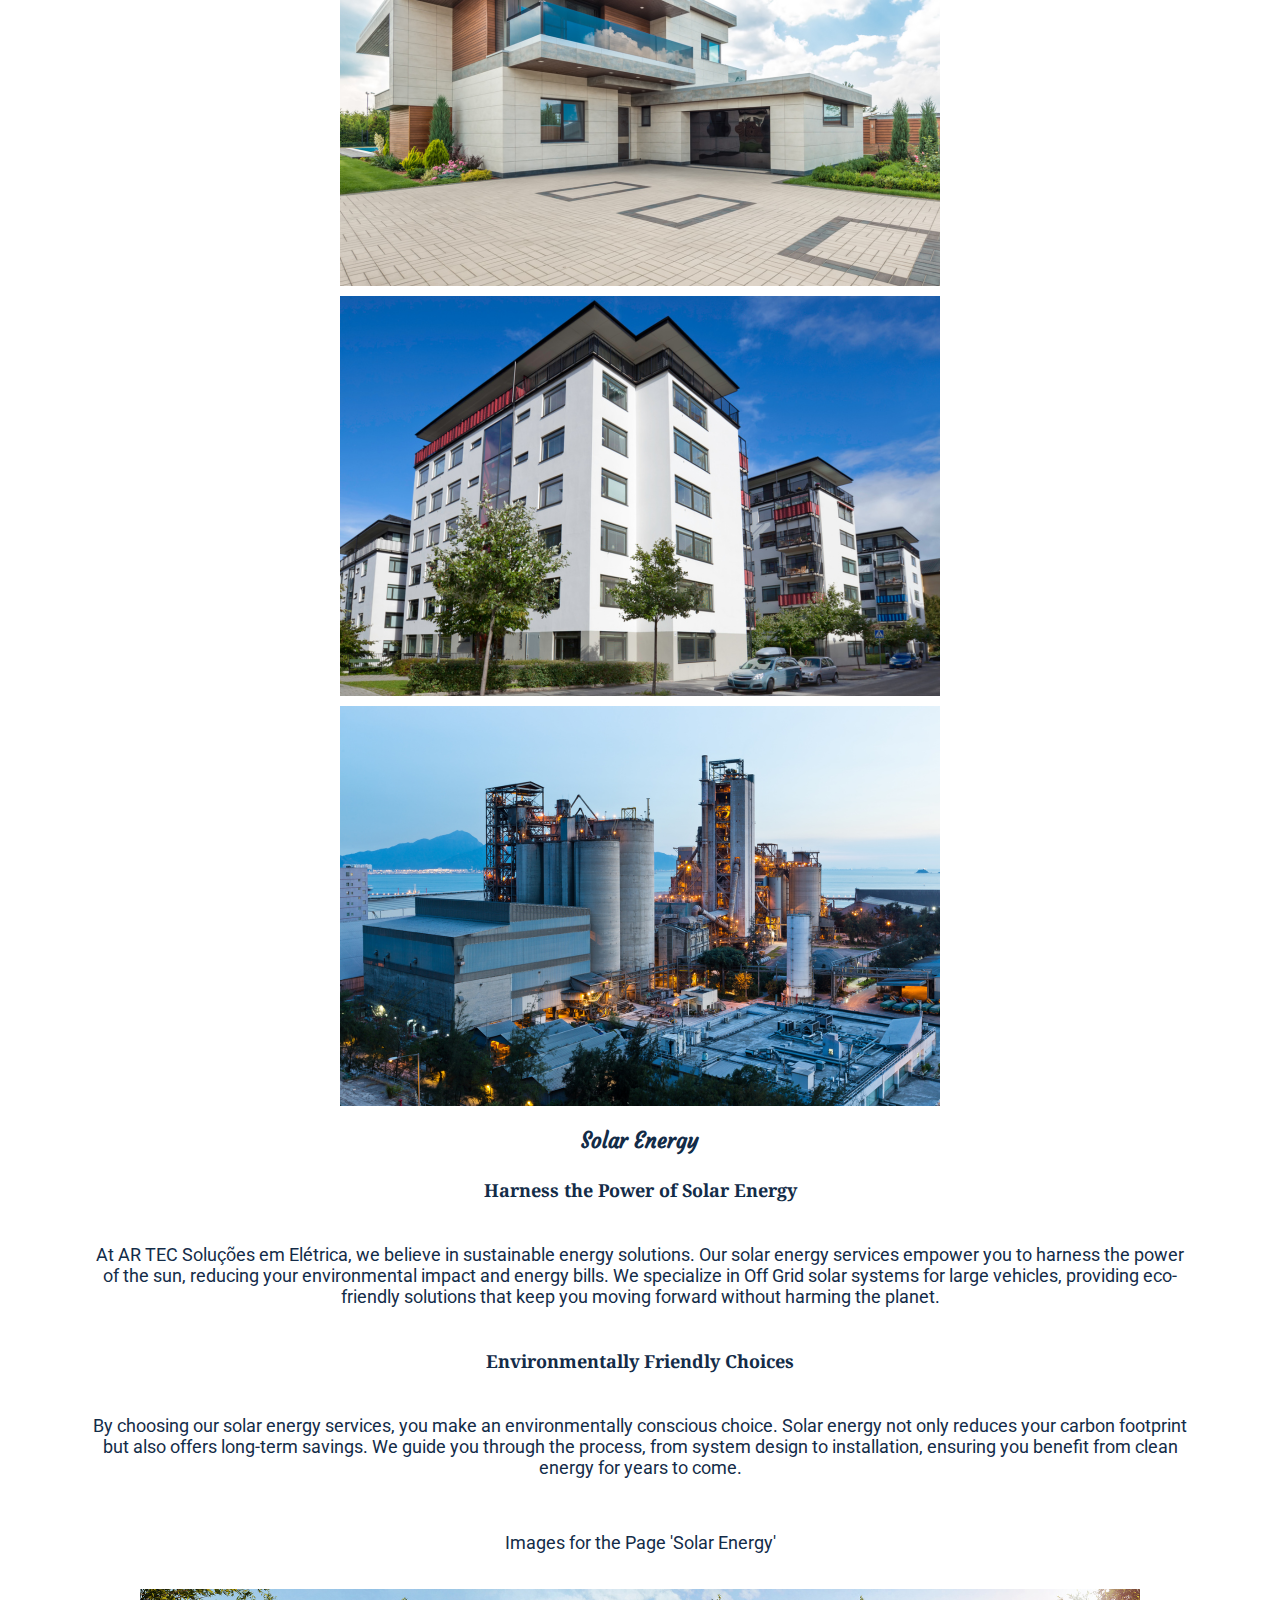
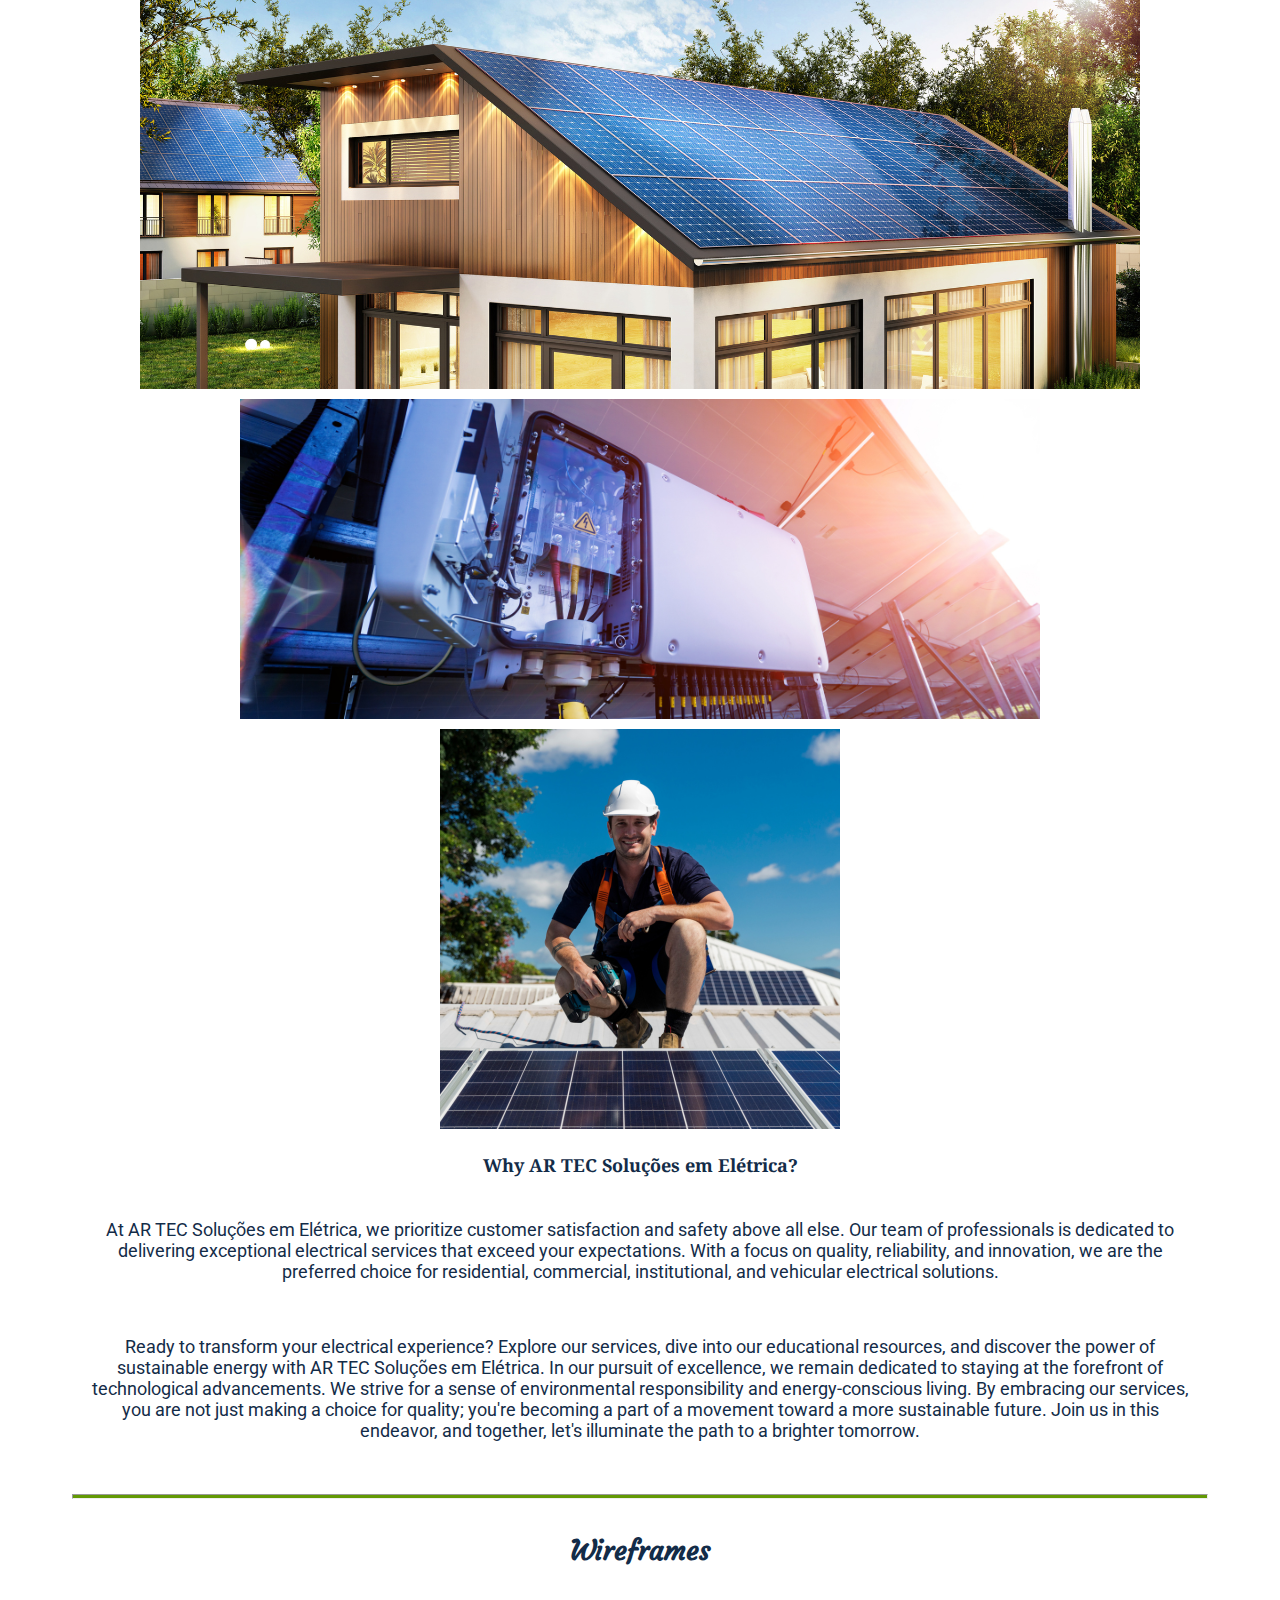
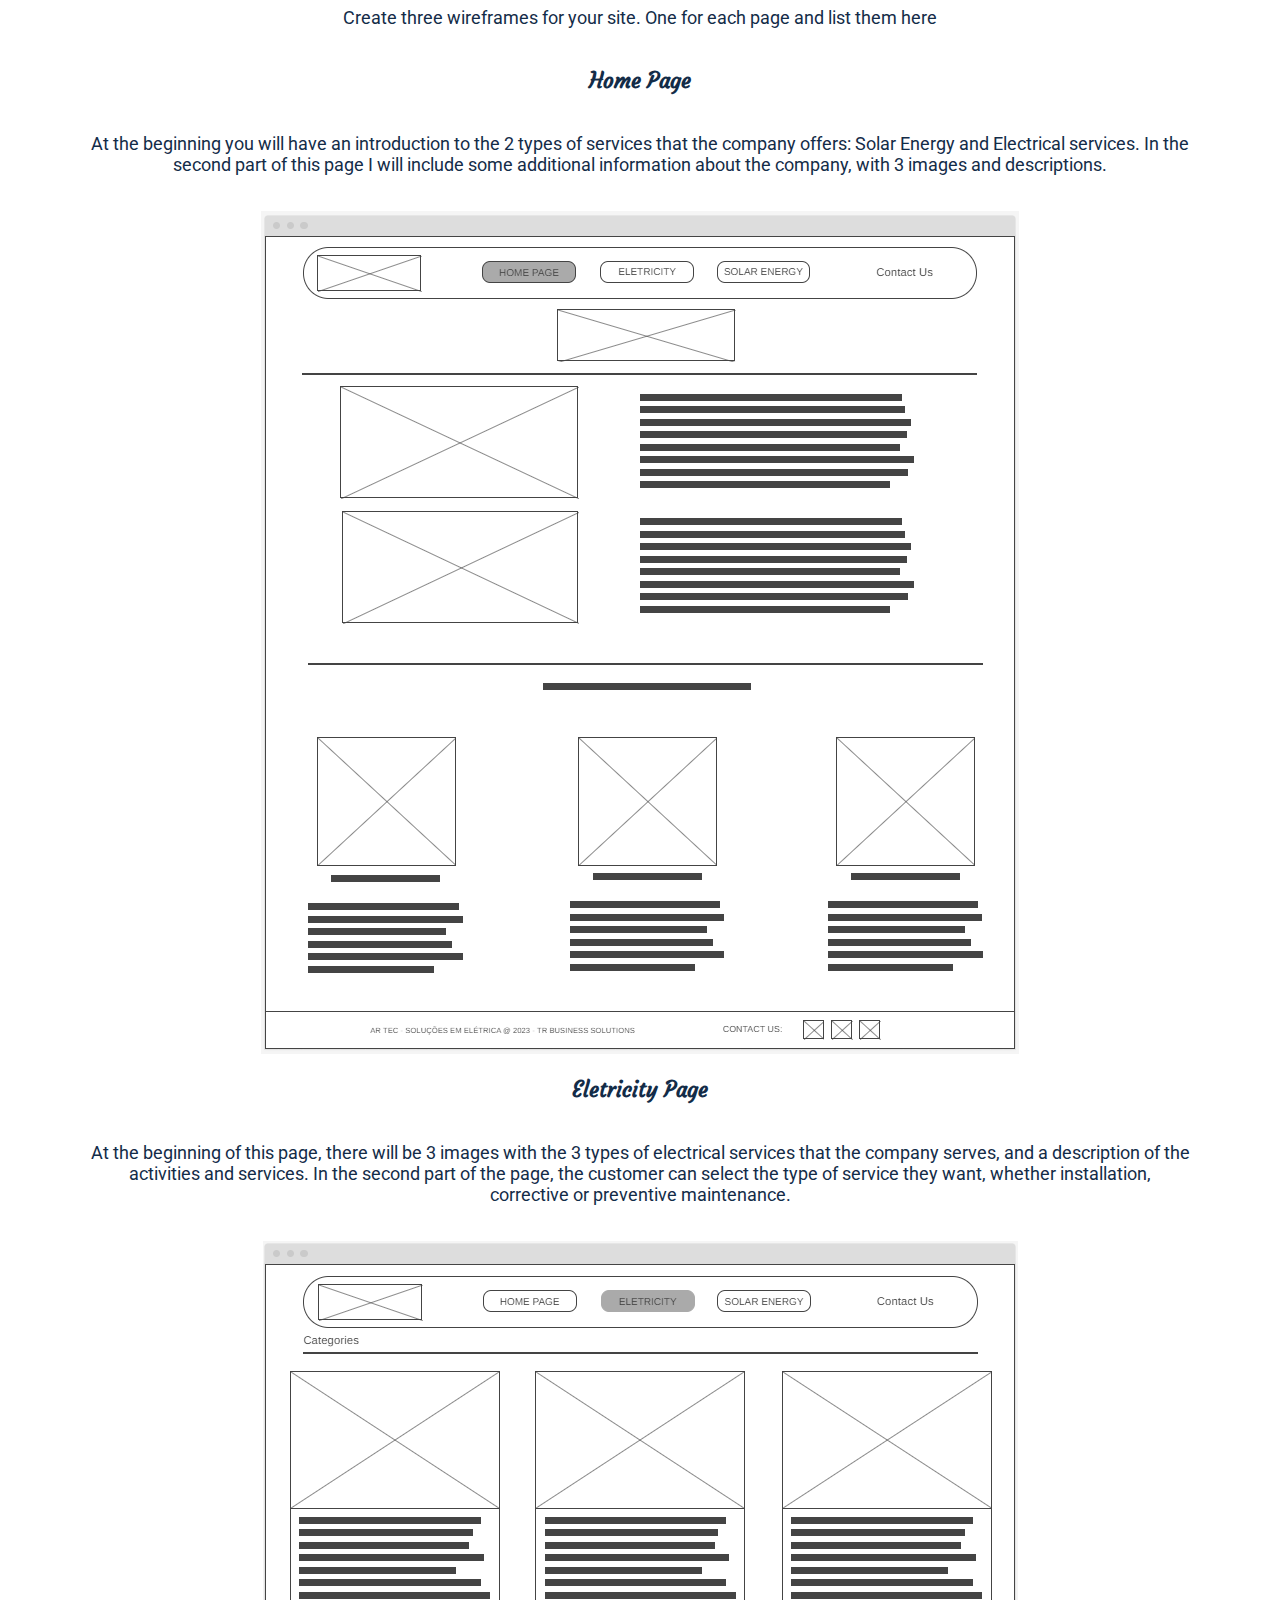
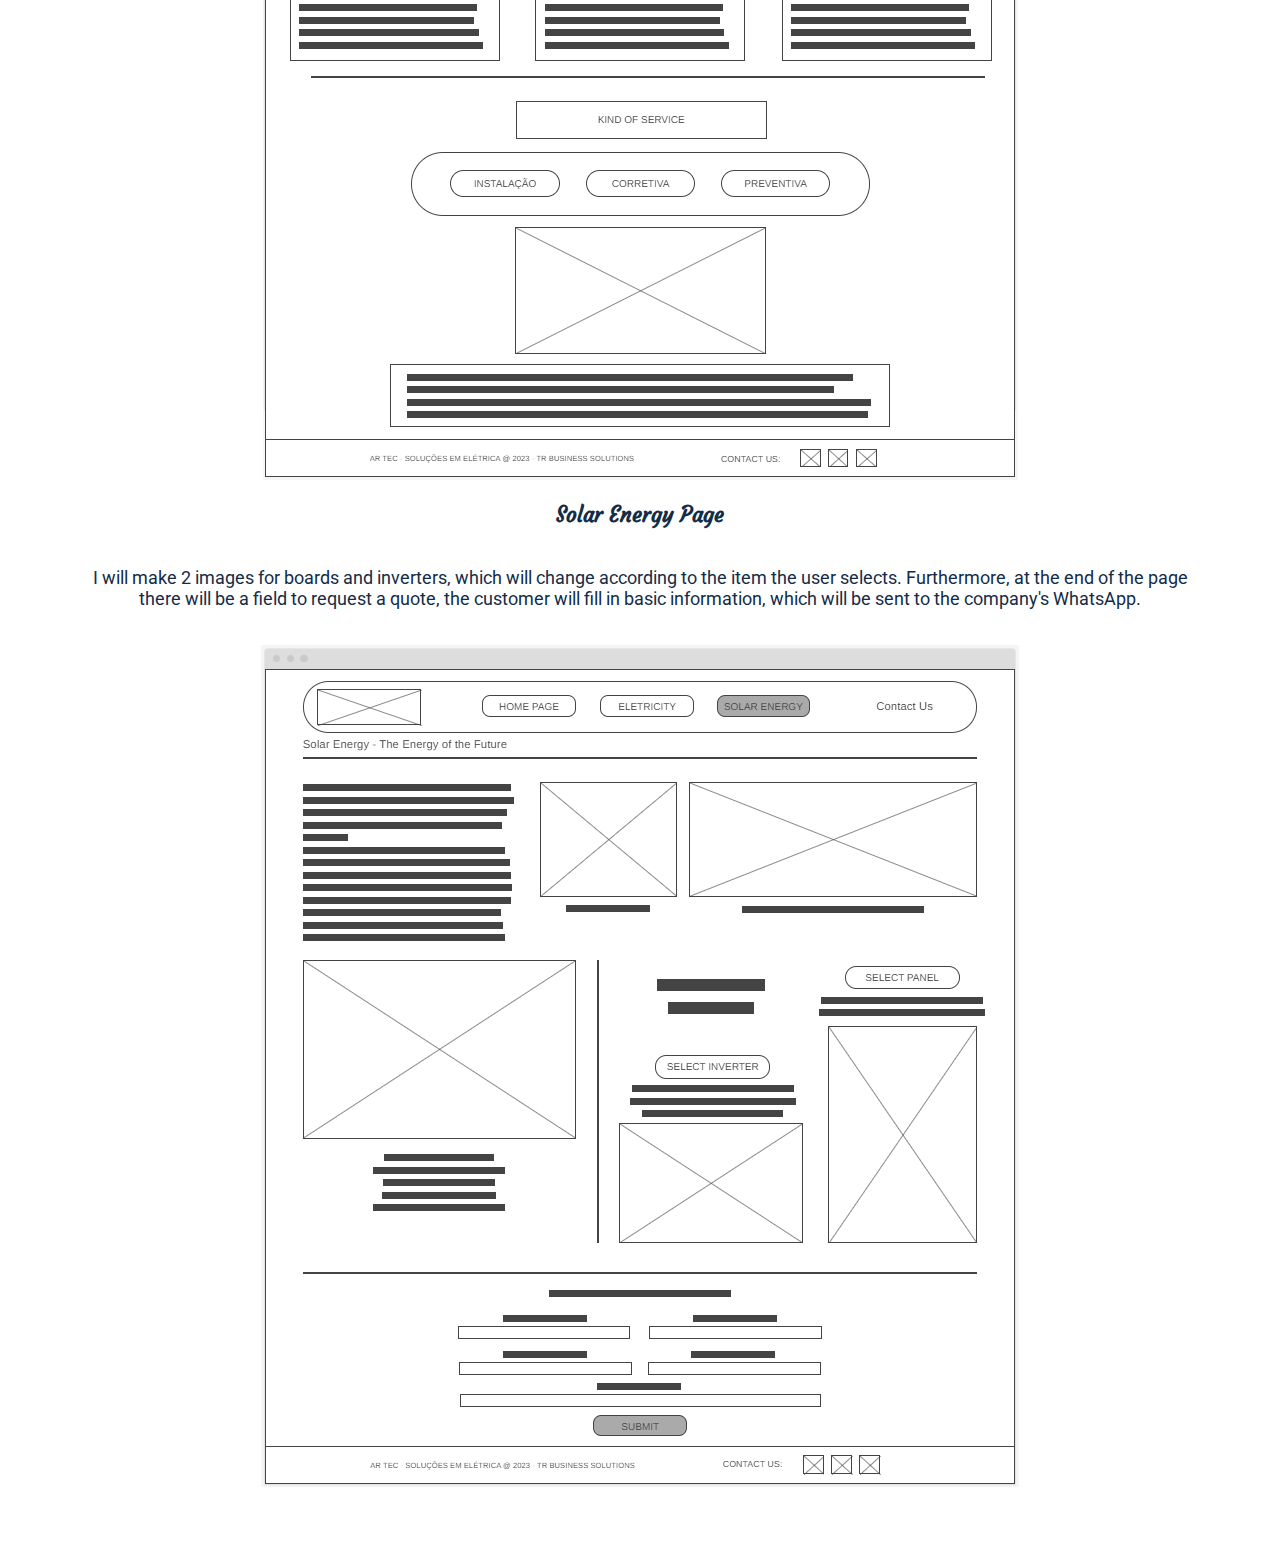
<file: project/siteplan.html>
<!DOCTYPE html>
<html lang="en-us">
  <head>
    <meta charset="utf-8">
    <title>AR TEC Site Plan</title>
    <meta name="description" content="WDD 131 - Dynamic Web Fundamentals - Site Plan">
    <meta name="author" content="Thiago Rech">
    <link type="text/css" rel="stylesheet" href="styles/siteplan.css">
  </head>
  <body>
    <header>
      <h1>AR TEC Site Plan</h1>
      <h2>Thiago Rech</h2>
      <h2>WDD 131</h2>
    </header>
    <main>
      <hr>
      <h2>Overview</h2>
      <h3>Purpose</h3>
      <p>The purpose of AR TEC Electrical Solutions is to lead innovation and excellence in the electrical industry by providing safe,
        efficient, and sustainable solutions to our customers. We are committed to driving technological progress, promoting environmentally
        responsible practices, and empowering our employees to make a positive impact in the communities we serve. Through our specialized
        expertise, integrity, and dedication, we aim to illuminate the future, providing reliable power and cutting-edge electrical solutions
        to transform lives and businesses.</p>
      <h3>Audience</h3>
      <p>Our target audience includes businesses, communities, and individuals seeking high-quality electrical services and innovative solutions
        tailored to their specific needs. Additionally, we specialize in solar energy solutions, offering businesses, communities, and
        individuals the opportunity to harness the power of renewable energy sources, thereby promoting environmental sustainability while
        meeting their energy needs efficiently and cost-effectively.</p>

      <hr>
      <h2>Branding</h2>
      <h3>Website Logo</h3>
      <img class="logo" src="images/artec-logo.png" alt="Logo image">
      <hr>
      <h2>Style Guide</h2>
      <h3>Color Palette</h3>
      Palette URL: <a href="https://coolors.co/ffffff-629904-132c48-010101-11113a-1c1c43-28286a" target="_blank">
        https://coolors.co/ffffff-629904-132c48-010101-11113a-1c1c43-28286a</a>
      <table class="colors">
        <tr><th>Primary</th><th>Secondary</th><th>Accent 1</th><th>Accent 2</th></tr>
        <tr><td class="primary">[#11113A]</td><td class="secondary">[#132C48]</td><td class="accent1">[#629904]</td><td class="accent2">white</td></tr>
      </table>
      <h3>Typography</h3>
      <h4>Heading Font: Merienda</h4>
      <h4>Paragraph Font: Roboto</h4>
      <h3>Normal paragraph example</h3>
      <p>Lorem ipsum dolor sit amet, consectetur adipiscing elit, sed do eiusmod tempor incididunt ut labore et dolore magna aliqua.
        Ut enim ad minim veniam, quis nostrud exercitation ullamco laboris nisi ut aliquip ex ea commodo consequat. Duis aute irure dolor
        in reprehenderit in voluptate velit esse cillum dolore eu fugiat nulla pariatur. Excepteur sint occaecat cupidatat non proident,
        sunt in culpa qui officia deserunt mollit anim id est laborum.</p>
      <h3>Colored paragraph example</h3>
      <p class="colored">Lorem ipsum dolor sit amet, consectetur adipiscing elit, sed do eiusmod tempor incididunt ut labore et dolore magna aliqua.
        Ut enim ad minim veniam, quis nostrud exercitation ullamco laboris nisi ut aliquip ex ea commodo consequat. </p>
      <h3>Navigation</h3>
      <nav>
        <a href="#">Home</a>
        <a href="#">Eletricity</a>
        <a href="#">Solar Energy</a>
      </nav>
      <hr>
      <h2>Site Map</h2>
      <div class="sitemap">
        <div class="sm-home">Home</div>
        <div class="sm-page2">Eletricity</div>
        <div class="sm-page3">Solar Energy</div>
        <div class="top">
          &nbsp;
        </div>
        <div class="left">
          &nbsp;
        </div>
        <div class="right">
          &nbsp;
        </div>
      </div>
      <hr>
      <h2>Content</h2>
      <h3>Home page</h3>
      <h4>Welcome to AR TEC Soluções em Elétrica!</h4>
      <p>AR TEC Soluções em Elétrica welcomes you to our online platform, where expertise meets innovation.
        Whether you're a homeowner, a business owner, a school administrator, or a vehicle enthusiast, we provide top-notch
        electrical solutions tailored to your unique needs. With a focus on reliability, safety, and quality, we are your trusted
        partner in the world of electrical services.
        <br>Why Choose AR TEC?</p>
      <h4>Reliable Electrical Solutions for Every Need</h4>
      <p>At AR TEC Soluções em Elétrica, we understand the importance of reliable and safe electrical systems.
        Our team of skilled professionals is dedicated to delivering high-quality services for residences, companies, institutions,
        and large vehicles. With years of experience and a commitment to excellence, we guarantee solutions that adhere to the highest standards.</p>
      <h4>Educational Resources and Information</h4>
      <p>Our website is not just about services; it's a hub of knowledge for all things electrical.
        We provide informative and educational content to help you understand your electrical needs better. From articles on
        energy efficiency to guides on electrical safety, we cover a wide range of topics to empower you with the knowledge you need.</p>
      <h4>Explore Our Services</h4>
      <p>Explore our diverse range of services designed to cater to different sectors. Whether you need
        residential electrical installations, commercial solutions for your business, specialized services for institutions,
        or Off Grid solar systems for your vehicles, AR TEC Soluções em Elétrica has you covered.</p>
      <p>Images for the Page 'Home Page'</p>
        <img src="images/eletricidade.png" alt="image for homepage" style="margin-bottom: 10px;">
        <img src="images/placa_solar.png" alt="image for homepage">
      <h3>Eletricity</h3>
      <h4>Residential Electrical Services</h4>
      <p>When it comes to your home, safety is paramount. Our residential electrical services ensure your home is powered
        efficiently and securely. From wiring installations to electrical repairs, our team of experts handles it all. We prioritize
        your family's safety and comfort, providing reliable solutions for all your residential electrical needs.</p>
      <h4>Commercial and Industrial Solutions</h4>
      <p>Businesses thrive on seamless electrical systems. AR TEC Soluções em Elétrica offers comprehensive commercial and industrial solutions,
        tailored to enhance productivity and efficiency. Whether you run a small business or manage a large industrial facility,
        our team delivers customized electrical services that meet your specific requirements.</p>
      <p>Images for the Page 'Eletricity'</p>
        <img src="images/casa.png" alt="casa">
        <img src="images/edificio.png" alt="edificio" style="margin-top: 10px; margin-bottom: 10px;">
        <img src="images/industria.png" alt="industria">
      <h3>Solar Energy</h3>
      <h4>Harness the Power of Solar Energy</h4>
      <p>At AR TEC Soluções em Elétrica, we believe in sustainable energy solutions. Our solar energy services empower you to harness the power of the sun,
        reducing your environmental impact and energy bills. We specialize in Off Grid solar systems for large vehicles,
        providing eco-friendly solutions that keep you moving forward without harming the planet.</p>
      <h4>Environmentally Friendly Choices</h4>
      <p>By choosing our solar energy services, you make an environmentally conscious choice. Solar energy not only reduces your carbon
        footprint but also offers long-term savings. We guide you through the process, from system design to installation, ensuring you benefit
        from clean energy for years to come.</p>
      <p>Images for the Page 'Solar Energy'</p>
        <img src="images/casa_com_placa.png" alt="casa com placa">
        <img src="images/inversor.png" alt="inversor solar" style="margin-top: 10px; margin-bottom: 10px;">
        <img src="images/montador.png" alt="montador">
        <h4>Why AR TEC Soluções em Elétrica?</h4>
        <p>At AR TEC Soluções em Elétrica, we prioritize customer satisfaction and safety above all else. Our team of
          professionals is dedicated to delivering exceptional electrical services that exceed your expectations.
          With a focus on quality, reliability, and innovation, we are the preferred choice for residential, commercial, institutional,
          and vehicular electrical solutions.</p>
        <p>Ready to transform your electrical experience? Explore our services, dive into our educational resources, and discover the power of
          sustainable energy with AR TEC Soluções em Elétrica. In our pursuit of excellence, we remain dedicated to staying at the forefront of
          technological advancements. We strive for a sense of environmental responsibility and energy-conscious living. By embracing our services,
          you are not just making a choice for quality; you're becoming a part of a movement toward a more sustainable future. Join us in this
          endeavor, and together, let's illuminate the path to a brighter tomorrow.</p>
      <hr>
      <h2>Wireframes</h2>
      <p>Create three wireframes for your site. One for each page and list them here</p>
      <h3>Home Page</h3>
      <p>At the beginning you will have an introduction to the 2 types of services that the company offers:
        Solar Energy and Electrical services. In the second part of this page I will include some additional information about the company,
        with 3 images and descriptions.</p>
      <img src="images/wireframe-homepage.png" alt="home page wireframe">
      <h3>Eletricity Page</h3>
      <p>At the beginning of this page, there will be 3 images with the 3 types of electrical services that the company serves,
        and a description of the activities and services. In the second part of the page, the customer can select the type of service they want,
        whether installation, corrective or preventive maintenance.</p>
      <img src="images/wireframe-eletricity.png" alt="eletricity wireframe">
      <h3>Solar Energy Page</h3>
      <p>I will make 2 images for boards and inverters, which will change according to the item the user selects. Furthermore, at the end
        of the page there will be a field to request a quote, the customer will fill in basic information, which will be sent to the company's WhatsApp.</p>
      <img src="images/wireframe-solar-energy.png" alt="solar energy 3 wireframe">
    </main>
  </body>
</html>
</file>
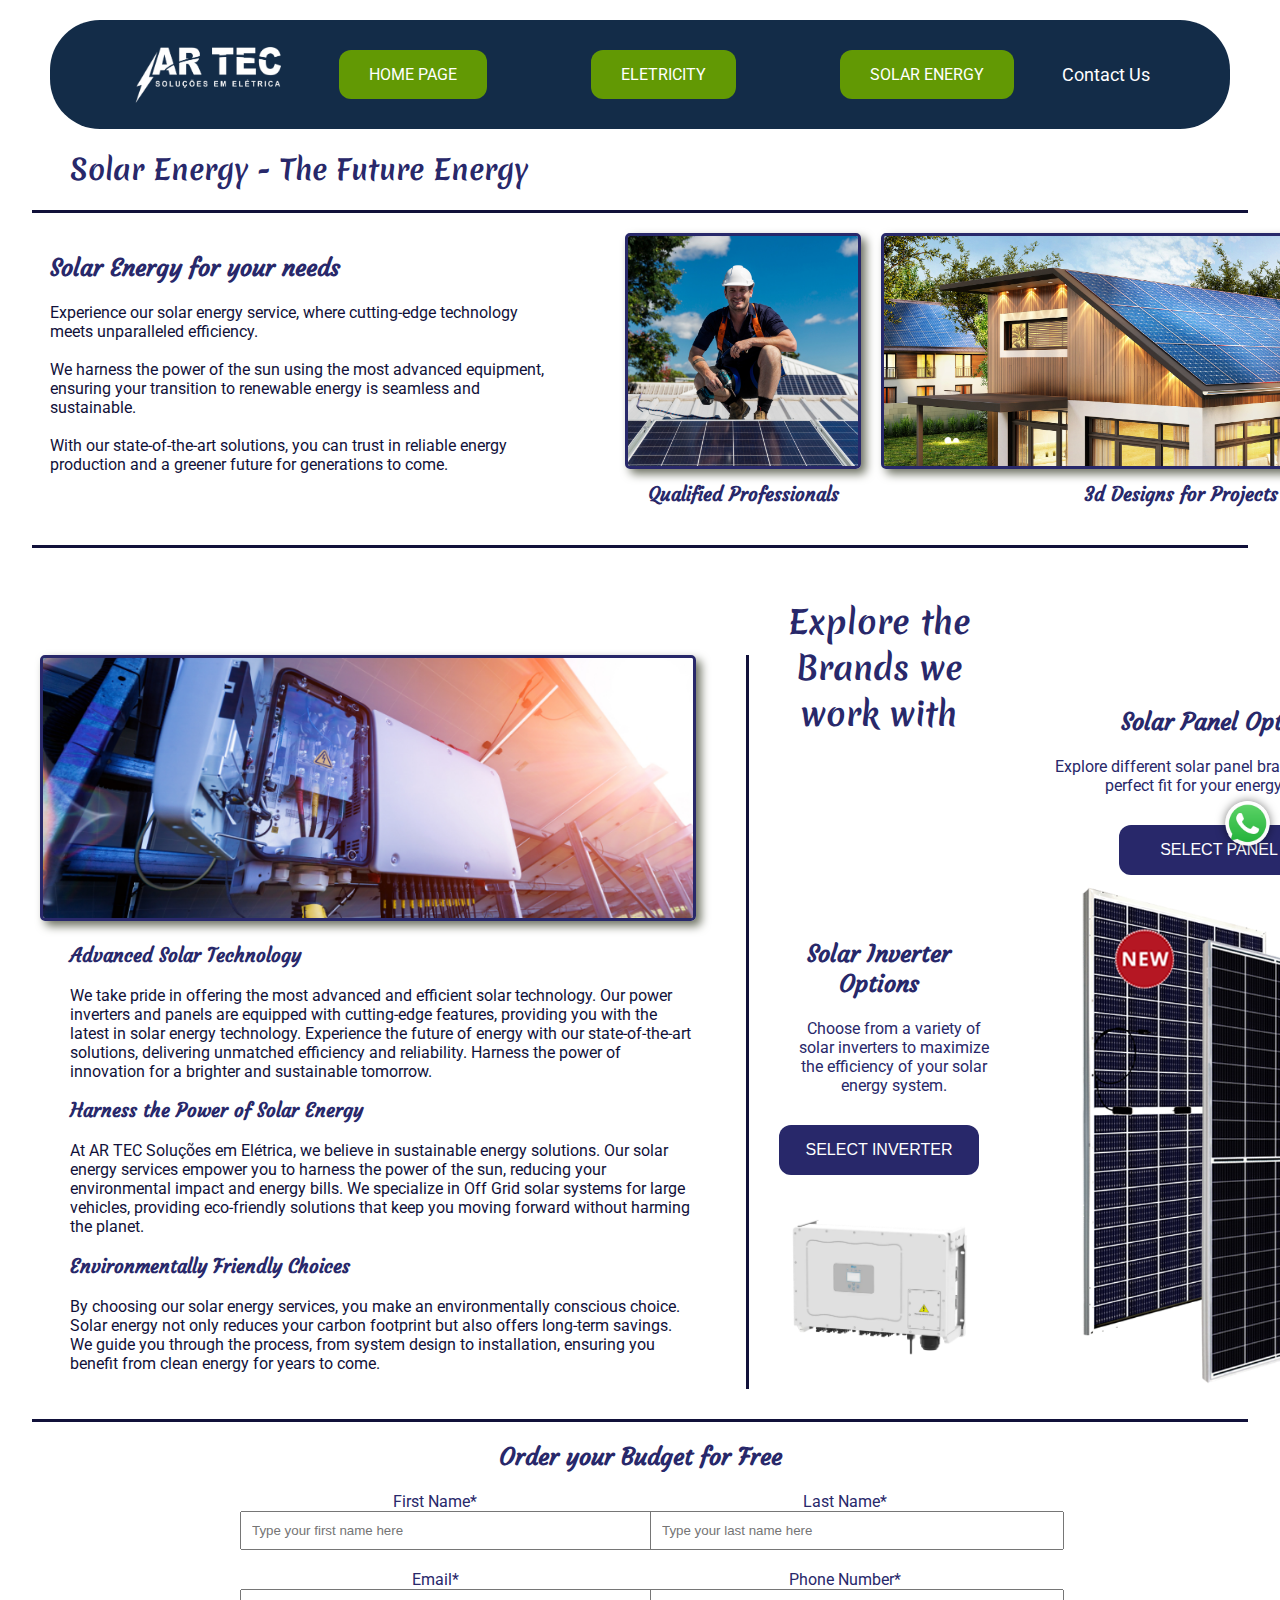
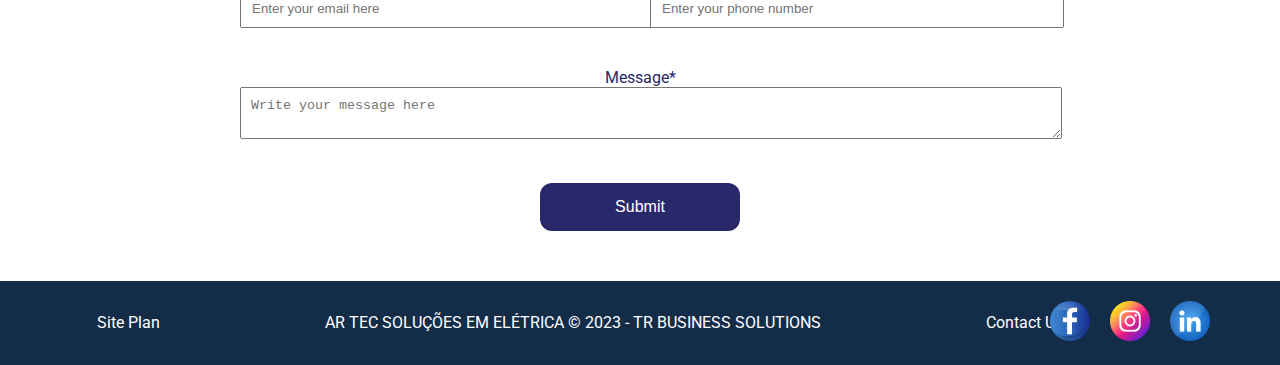
<file: project/solar.html>
<!DOCTYPE html>
<html lang="en">
<head>
    <meta charset="UTF-8">
    <meta name="viewport" content="width=device-width, initial-scale=1.0">
    <meta name="description" content="WDD 131 - Dynamic Web Fundamentals - Solar Energy">
    <meta name="author" content="Thiago Rech">
    <title>AR TEC Soluções em Elétrica</title>
    <link rel="stylesheet" href="styles/styles.css">
</head>
<body>
    <header>
        <div class="navigation-bar">
            <a href="index.html">
                <img class="logo" src="images/artec-logo-white.png" alt="AR TEC Logo">
            </a>            
            <div class="nav-buttons">
                <a href="index.html" class="nav-link">HOME PAGE</a>
                <a href="eletrica.html" class="nav-link">ELETRICITY</a>
                <a href="solar.html" class="nav-link">SOLAR ENERGY</a>
            </div>
            <a href="contactus.html" class="contact-link">Contact Us</a>
        </div>
    </header>
    <main>
        <div id="solar-main">
            <h1 class="solar-header">Solar Energy - The Future Energy</h1>
        </div>
        <div class="separator-line"></div>
        <!-- First Section -->
        <div class="solar-section">
            <div class="solar-info">
                <h2>Solar Energy for your needs</h2>
                <p class="place-description">
                    Experience our solar energy service, where cutting-edge technology meets unparalleled efficiency.
                    <br><br>
                    We harness the power of the sun using the most advanced equipment, ensuring your transition to renewable energy is seamless and sustainable.
                    <br><br>
                    With our state-of-the-art solutions, you can trust in reliable energy production and a greener future for generations to come.
                </p>
            </div>
            <div class="montator">
                <img class="solar-image-1" src="images/montador.png" alt="Montador">
                <h3 class="solar-title">Qualified Professionals</h3>
            </div>
            <div class="solar-info">
                <img class="solar-image-2" src="images/casa_com_placa.png" alt="Residential Solar Panel">
                <h3 class="solar-title">3d Designs for Projects</h3>
            </div>
        </div>
        <div class="separator-line"></div>
        <!-- Second Section -->
        <div class="solar-panel-section">
            <div class="technology">
                <img src="images/inversor.png" alt="Inversor">
                <h3>Advanced Solar Technology</h3>
                <p>We take pride in offering the most advanced and efficient solar technology. Our power inverters and panels are equipped with cutting-edge features, providing you with the latest in solar energy technology. Experience the future of energy with our state-of-the-art solutions, delivering unmatched efficiency and reliability. Harness the power of innovation for a brighter and sustainable tomorrow.</p>
                <h3>Harness the Power of Solar Energy</h3>
                <p>At AR TEC Soluções em Elétrica, we believe in sustainable energy solutions. Our solar energy services empower you to harness the power of the sun, reducing your environmental impact and energy bills. We specialize in Off Grid solar systems for large vehicles, providing eco-friendly solutions that keep you moving forward without harming the planet.</p>
                <h3>Environmentally Friendly Choices</h3>
                <p>By choosing our solar energy services, you make an environmentally conscious choice. Solar energy not only reduces your carbon footprint but also offers long-term savings. We guide you through the process, from system design to installation, ensuring you benefit from clean energy for years to come.</p>
            </div>
            <div class="solar-panel-info">
                <h1>Explore the Brands we work with</h1>
                <h2 class="solar-panel-title">Solar Inverter Options</h2>
                <p class="solar-panel-description1">
                    Choose from a variety of solar inverters to maximize the efficiency of your solar energy system.
                </p>
                <button class="solar-inverter-button">SELECT INVERTER</button>
                <img id="img-solar-inverter" src="images/deye_75kw.png" alt="Solar Inverter">
            </div>
            <div id="solar-inverter-info">
                <div class="solar-panel-info">
                    <h2 class="solar-panel-title">Solar Panel Options</h2>
                    <p class="solar-panel-description2">
                        Explore different solar panel brands to find the perfect fit for your energy needs.
                    </p>
                </div>  
                <button class="solar-panel-button">SELECT PANEL</button>
                <img id="img-solar-panel" src="images/canadian-550w.png" alt="Solar Panel Brands">
            </div>
        </div>
        <div class="separator-line"></div>
        <!-- Third Section -->
        <div class="solar-form-section">
            <h2 class="solar-form-title">Order your Budget for Free</h2>
            <form id="solar-form" class="solar-form">
                <div>
                    <label for="first-name" class="solar-form-label">First Name*</label>
                    <input type="text" id="first-name" class="solar-form-input" placeholder="Type your first name here" required>
                    <label for="email" class="solar-form-label">Email*</label>
                    <input type="email" id="email" class="solar-form-input" placeholder="Enter your email here" required>
                </div>
                <div>
                    <label for="last-name" class="solar-form-label">Last Name*</label>
                    <input type="text" id="last-name" class="solar-form-input" placeholder="Type your last name here" required>
                    <label for="phone" class="solar-form-label">Phone Number*</label>
                    <input type="tel" id="phone" class="solar-form-input" placeholder="Enter your phone number" required>
                </div>                
                <div class="budget-message">
                    <label for="message" class="solar-form-label">Message*</label>
                    <textarea id="message" class="solar-form-textarea" placeholder="Write your message here" required></textarea>
                </div>
                <button type="submit" class="solar-form-submit">Submit</button>
            </form>
        </div>
    </main>
    <footer>
        <div id="footer-content">
            <div class="footer-texts">
                <p><a href="siteplan.html" id="site-plan">Site Plan</a></p>
                <p id="copyright">AR TEC SOLUÇÕES EM ELÉTRICA &copy; 2023 - TR BUSINESS SOLUTIONS</p>
                <p><a href="contactus.html" id="contactus-link">Contact Us</a></p>
            </div>
            <div id="social" class="footer-links">
                <a href="https://www.facebook.com/trechds/" target="_blank">
                    <img class="social-media" src="images/icon_facebook.png" alt="fb icon" width="53" height="53">
                </a>
                <a href="https://www.instagram.com/thiago.rech/" target="_blank">
                    <img class="social-media" src="images/icon_instagram.png" alt="instagram icon" width="50" height="50">
                </a>
                <a href="https://www.linkedin.com/in/trechds/" target="_blank">
                    <img class="social-media" src="images/icon_linkedin.png" alt="linkedin icon" width="50" height="50">
                </a>
            </div>
        </div>
    </footer>
    <div class="whatsapp-icon">
        <a href="https://api.whatsapp.com/send?phone=5554991424628" target="_blank">
        <img src="images/icon_whatsapp.png" alt="WhatsApp">
        </a>
    </div>
    <div id="thank-you-message" class="hidden">
        Thank you for contacting us! We will contact you via WhatsApp to provide your Budget.
    </div>
</body>
</html>
</file>
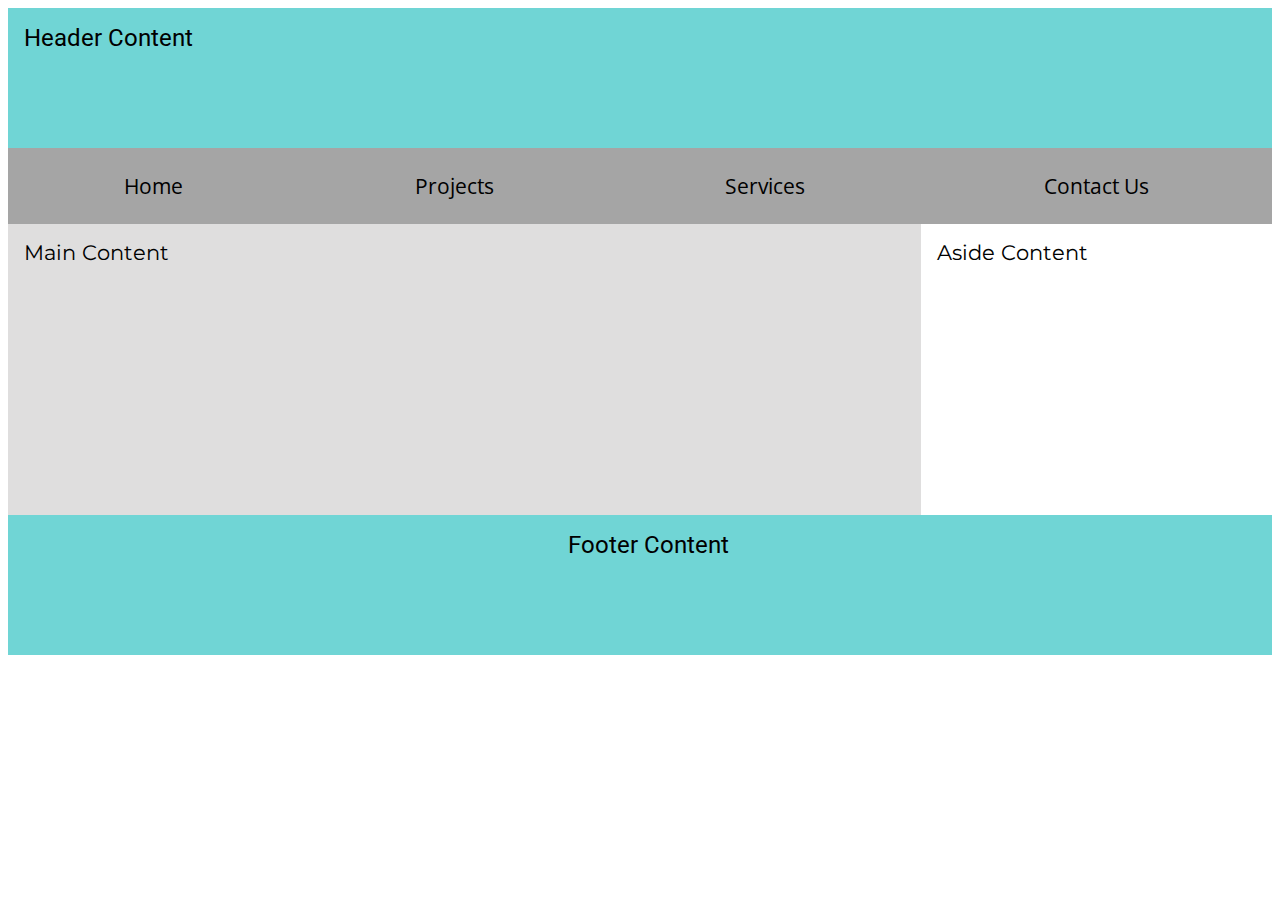
<file: week01/basic-layout.html>
<!DOCTYPE html>
<html lang="en">
<head>
    <meta charset="UTF-8">
    <meta name="viewport" content="width=device-width, initial-scale=1.0">
    <title>Head Content</title>
    <link rel="stylesheet" href="styles/layout.css">
</head>
<body>
    <div class="parent">
        <header class="header">Header Content</header>
        <div class="home">Home</div>
        <div class="project">Projects</div>
        <div class="service">Services</div>
        <div class="contact">Contact Us</div>
        <main class="main">Main Content</main>
        <div class="aside">Aside Content</div>
        <footer class="foot">Footer Content</footer>
    </div>
</body>
</html>
</file>
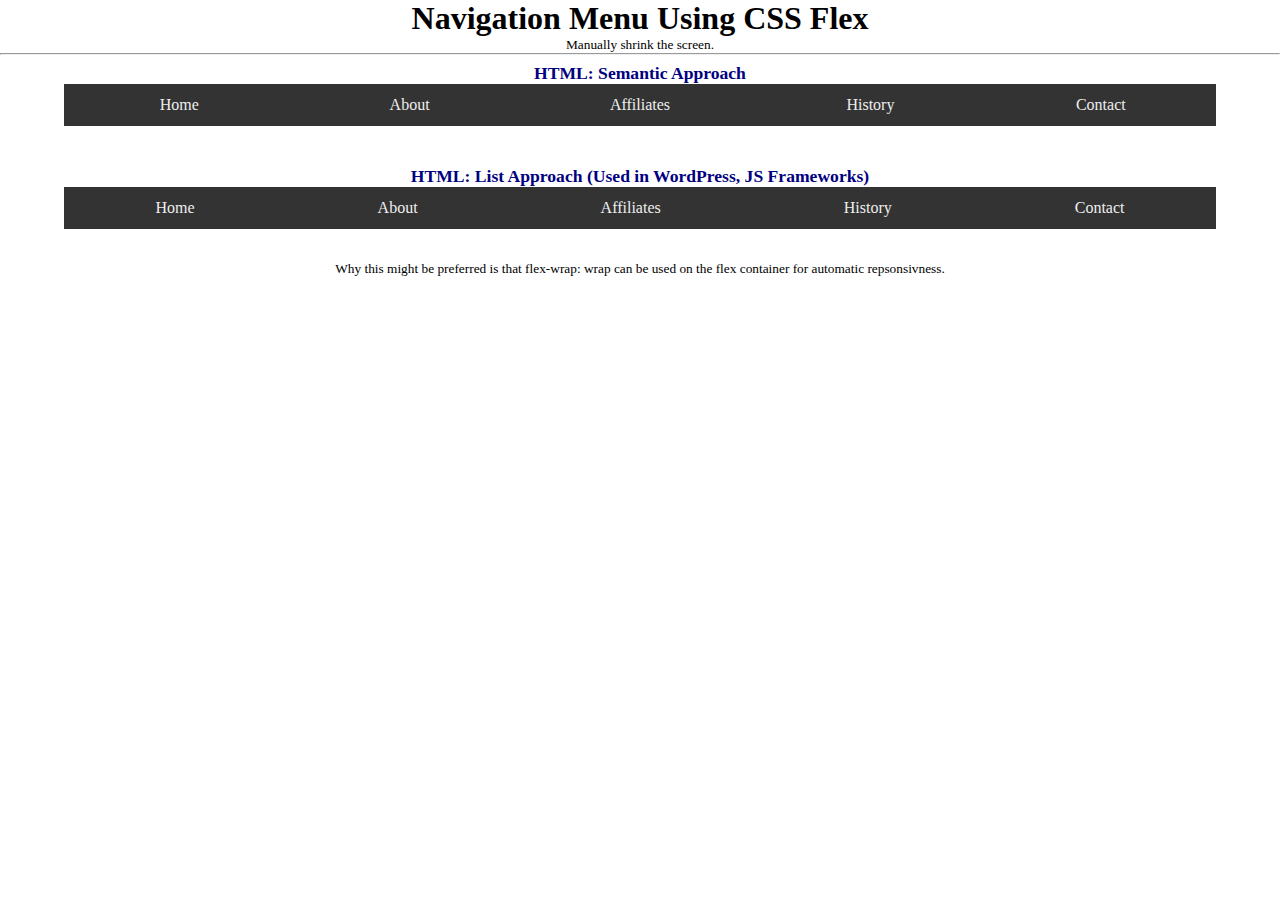
<file: week01/css-flexbox.html>
<!DOCTYPE html>
<html lang="en">
<head>
    <meta charset="UTF-8">
    <meta name="viewport" content="width=device-width, initial-scale=1.0">
    <title>Document</title>
    <link rel="stylesheet" href="styles/css-flexbox.css">
</head>
<body>
    <h1>Navigation Menu Using CSS Flex</h1>
    <p>Manually shrink the screen.</p>
    <hr>
    <h2>HTML: Semantic Approach</h2>
    <nav class="navigation modern">
        <a href="#" title="Home">Home</a>
        <a href="#" title="About Us">About</a>
        <a href="#" title="Our Partners">Affiliates</a>
        <a href="#" title="History of Our Organization">History</a>
        <a href="#" title="Contact Us">Contact</a>
    </nav>

    <h2>HTML: List Approach (Used in WordPress, JS Frameworks)</h2>
    <nav>
        <ul class="navigation wrap">
            <li><a href="#" title="Home">Home</a></li>
            <li><a href="#" title="About Us">About</a></li>
            <li><a href="#" title="Our Partners">Affiliates</a></li>
            <li><a href="#" title="History of Our Organization">History</a></li>
            <li><a href="#" title="Contact Us">Contact</a></li>
        </ul>
    </nav>
    <p>Why this might be preferred is that flex-wrap: wrap can be used on the flex container for automatic repsonsivness. </p>
</body>
</html>
</file>
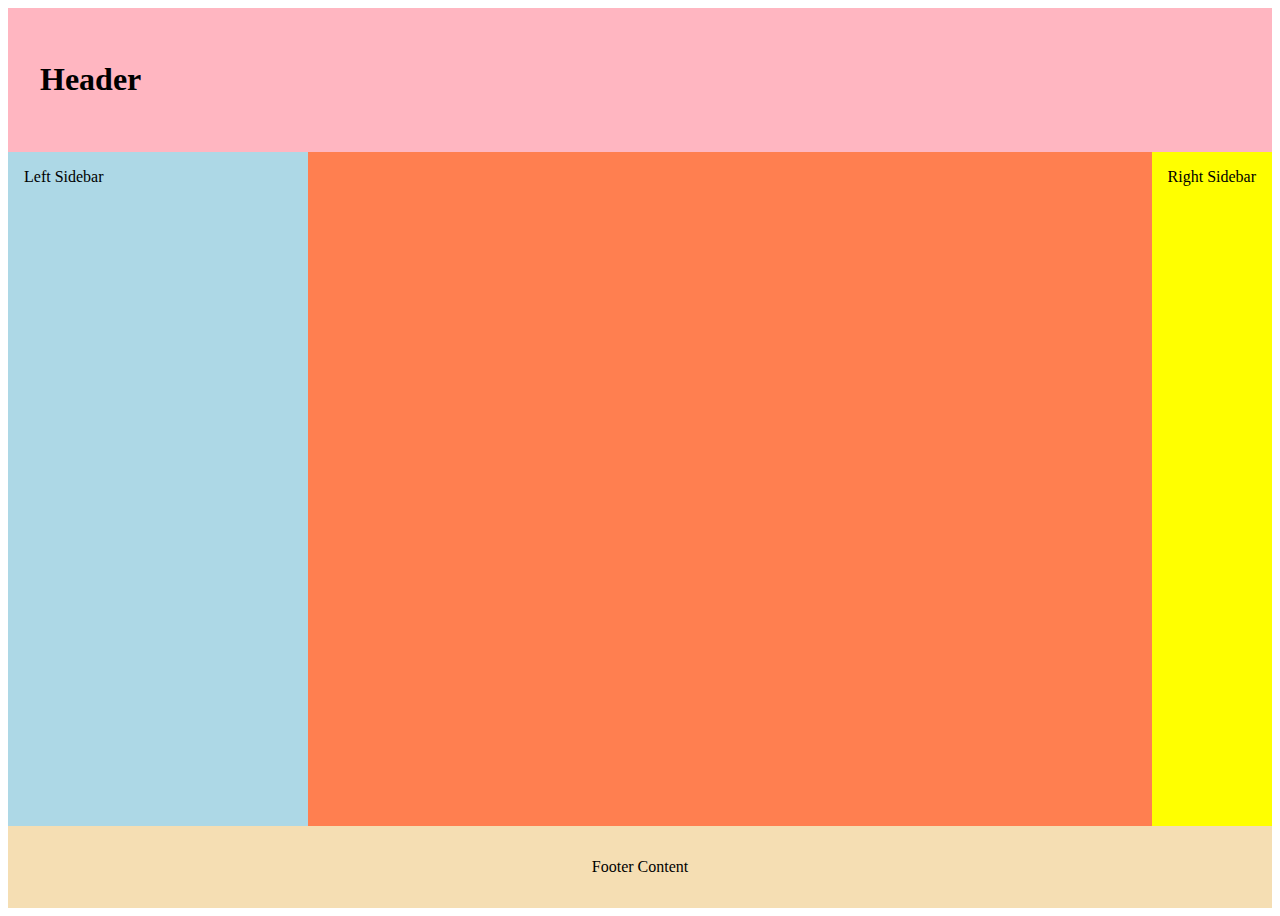
<file: week01/holy-grid-layout.html>
<!DOCTYPE html>
<html lang="en">
<head>
    <meta charset="UTF-8">
    <meta name="viewport" content="width=device-width, initial-scale=1.0">
    <title>Holy Grid Layout</title>
    <link rel="stylesheet" href="styles/holy-grid-layout.css">
</head>
<body>
    <!-- this content was forked from Google Web Developers 10 Modern Layouts https://youtu.be/qm0IfG1GyZU?t=465-->
    <header>
        <h1 contenteditable>Header</h1>
    </header>
    <div class="left-sidebar" contenteditable>Left Sidebar</div>
    <main contenteditable></main>
    <div class="right-sidebar" contenteditable>Right Sidebar</div>
    <footer contenteditable>Footer Content</footer>
</body>
</html>
</file>
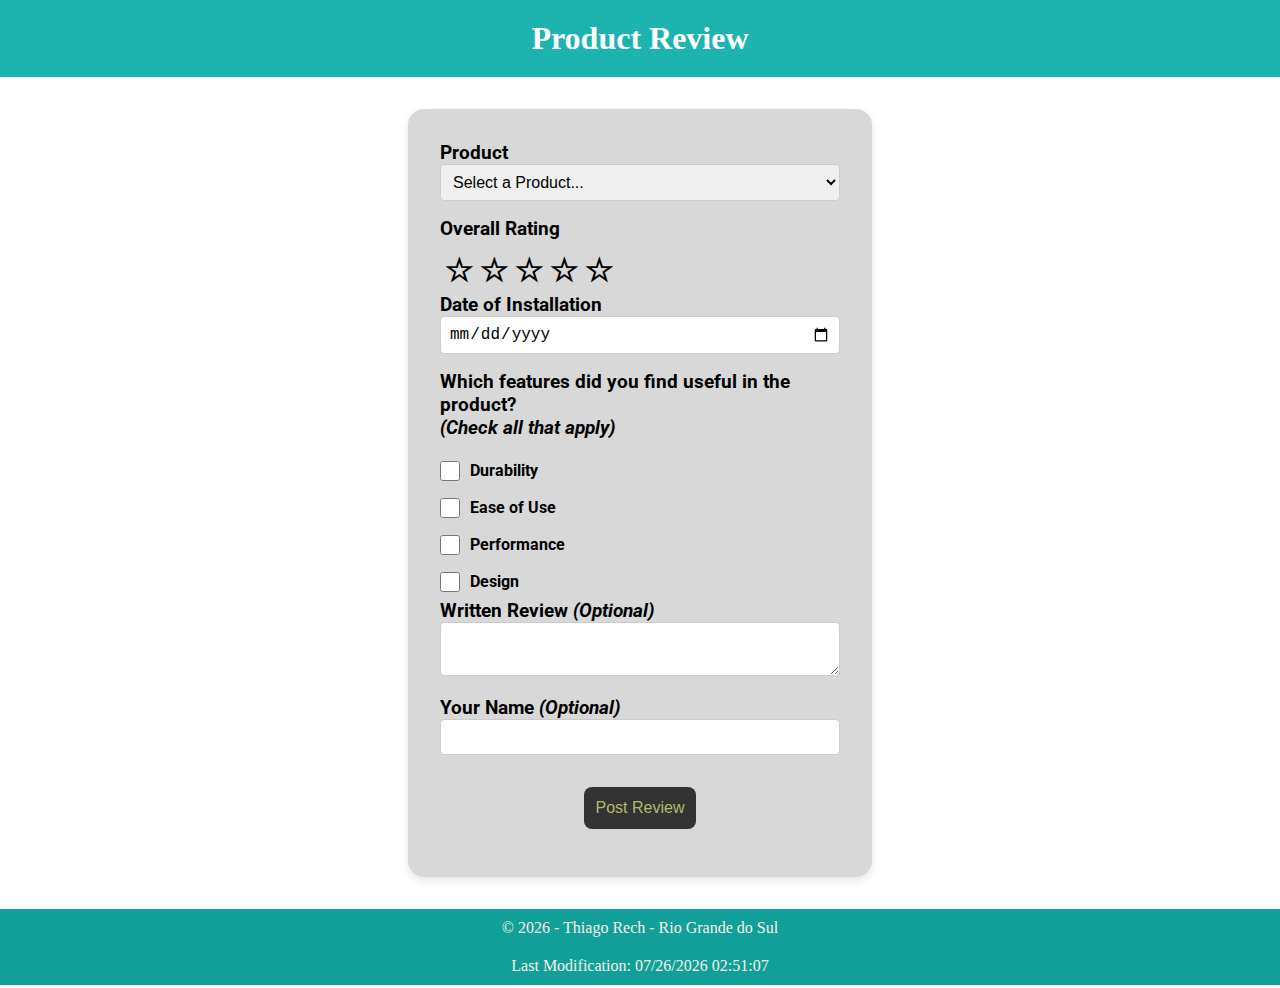
<file: week05/form.html>
<!DOCTYPE html>
<html lang="en">
<head>
    <meta charset="UTF-8">
    <meta name="viewport" content="width=device-width, initial-scale=1.0">
    <title>Product Review Form</title>
    <meta name="author" content="Thiago Rech">
    <meta name="description" content="An HTML form with a confirmation page for a product review form">    
    <link rel="stylesheet" href="styles/form.css">
    <script defer src="scripts/form.js"></script>
</head>
<body>
    <header>
        <h1>Product Review</h1>
    </header>
    <main>
        <form action="review.html" method="get">
            <div class="product-name">
                <label class="intro-product" for="product-name">Product</label>
                <select id="product-name" name="product-name" required>
                    <option value="" disabled selected>Select a Product...</option>
                </select>
            </div>
            <div class="stars">
                <label class="intro-star">Overall Rating</label>
                <div class="rating">
                    <input type="radio" id="fivestar" name="stars" value="5" required>
                    <label for="fivestar"></label>
                    <input type="radio" id="fourstar" name="stars" value="4" required>
                    <label for="fourstar"></label>
                    <input type="radio" id="threestar" name="stars" value="3" required>
                    <label for="threestar"></label>
                    <input type="radio" id="twostar" name="stars" value="2" required>
                    <label for="twostar"></label>
                    <input type="radio" id="onestar" name="stars" value="1" required>
                    <label for="onestar"></label>
                </div>
            </div>
            <div class="date-of-installation">
                <label class="intro-date" for="installation">Date of Installation</label>
                <input type="date" id="installation" name="installation" required>
            </div>
            <div class="useful-features">
                <label class="intro-features">Which features did you find useful in the product?<br> <i>(Check all that apply)</i></label>
                <label class="feature-label" for="feature1">Durability</label>
                <input type="checkbox" id="feature1" name="features">
                <label class="feature-label" for="feature2">Ease of Use</label>
                <input type="checkbox" id="feature2" name="features">
                <label class="feature-label" for="feature3">Performance</label>
                <input type="checkbox" id="feature3" name="features">
                <label class="feature-label" for="feature4">Design</label>
                <input type="checkbox" id="feature4" name="features">
            </div>
            <div class="written-review">
                <label class="intro-review" for="review">Written Review <i>(Optional)</i></label>
                <textarea id="review" name="review"></textarea>
            </div>
            <div class="user-name">
                <label class="intro-name" for="name">Your Name <i>(Optional)</i></label>
                <input type="text" id="name" name="name">
            </div>
            <div class="submission">
                <input type="submit" id="submit" value="Post Review">
            </div>
        </form>
    </main>
    <footer>
        <p>&copy; <span id="currentyear"></span> - Thiago Rech - Rio Grande do Sul</p>
        <p id="lastModified"></p>
    </footer>
</body>
</html>
</file>
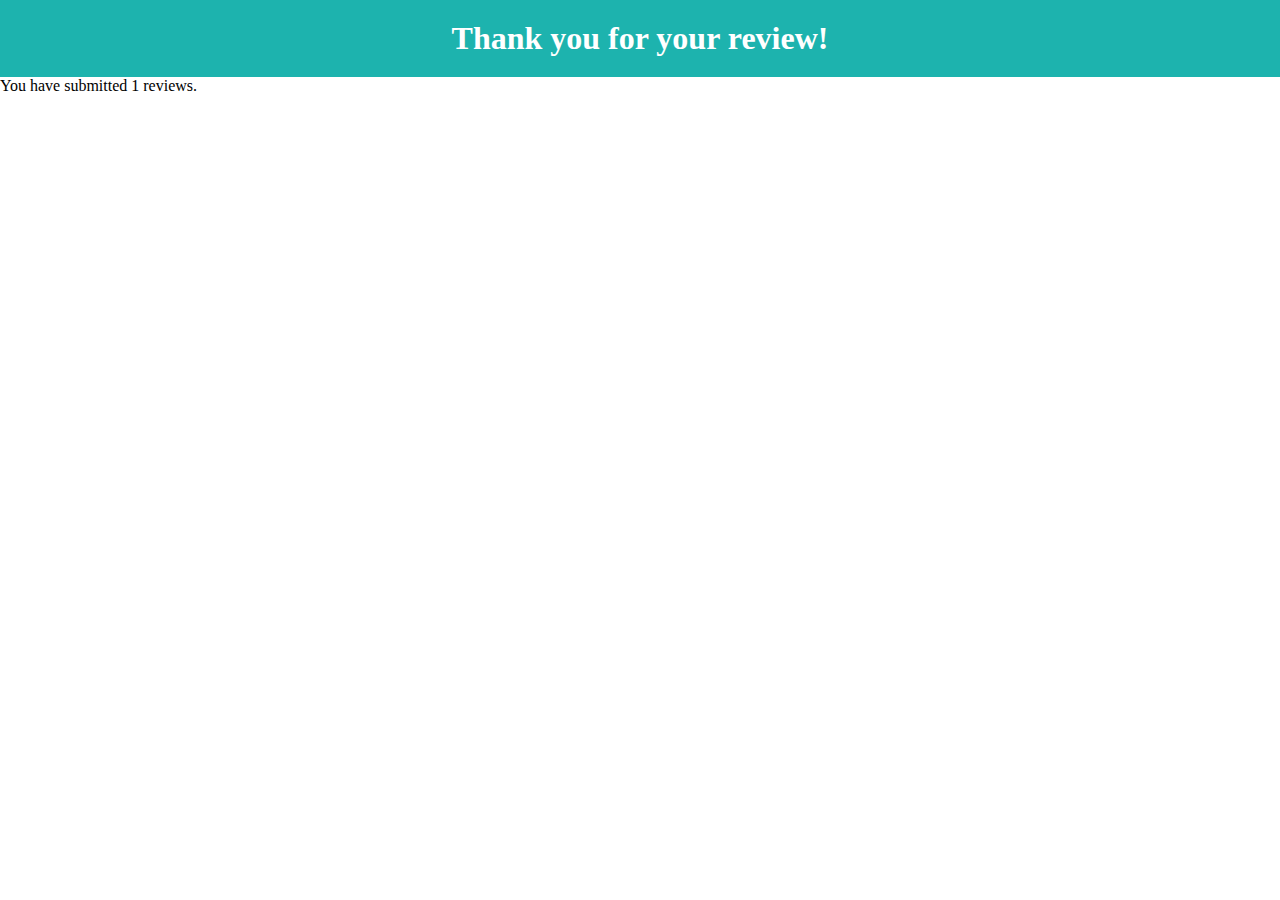
<file: week05/review.html>
<!DOCTYPE html>
<html lang="en">
<head>
    <meta charset="UTF-8">
    <meta name="viewport" content="width=device-width, initial-scale=1.0">
    <title>Review Confirmation</title>
    <meta name="description" content="Review form page">
    <meta name="author" content="Thiago Rech">
    <link rel="stylesheet" href="styles/form.css">
    <script defer src="scripts/review.js"></script>
</head>
<body>
    <h1>Thank you for your review!</h1>
    <p>You have submitted <span id="review-count"></span> reviews.</p>
</body>
</html>
</file>
<file: styles/base.css>
@import url('https://fonts.googleapis.com/css2?family=Roboto:wght@400;700&family=Open+Sans:wght@400;700&family=Montserrat:wght@400;700&display=swap');

h1 {
    background-color: #70d5d5;
    font-family: 'Roboto', sans-serif;
    text-align: center;
    padding: 1.5rem;
    margin: 0;
    color: #232222;
    font-size: 30px;
}

h2 {
    background-color: #70d5d5;
    color: #232222;
    text-align: center;
    margin-top: 0;
    padding: 10px;
    border-top-left-radius: 10px;
    border-top-right-radius: 10px;
    font-family: sans-serif, 'Roboto';
    
}

h3 {
    text-align: center;
    border-bottom: 1px solid #9e9d9d;
    margin-top: 70px;
    margin-left: 50px;
    margin-right: 50px;
    font-family: 'Roboto', sans-serif;
}

p {
    margin-top: 30px;
    margin-left: 10px;
    margin-right: 15px;
    font-family: 'Roboto', sans-serif;
}

nav, footer {
    background-color:rgb(61, 60, 60);
    padding: 0.8rem;
    font-size: 20px;
}

nav {
    display: grid;
    grid-template-columns: 1fr 1fr 1fr 1fr;
}

a:hover {
    color: #8b8888;
}

.nav, footer {
    color: #fff;
    text-align: center;
    text-decoration: none;
    font-family: 'Roboto', sans-serif;
}

img {
    border-style: solid;
    border-width: 2px;
    border-radius: 10px;
    border-color: #232222;
    box-shadow: 2px 2px 4px rgba(0, 0, 0, 0.2);
}

main {
    display: grid;
    grid-template-columns: 1fr 1fr 1fr;
    margin-top: 15px;
    max-width: fit-content;
}

section {
    grid-column-start: 1;
    grid-column-end: 3;
    border: 1px solid #949292;
    margin: 5px;
}

.card {
    border-radius: 10px;
}

.desc {
    display: flex;
}

.profile {
    float: right;
}

figcaption {
    text-align: center;
}

.resource {
    grid-column-start: 3;
    grid-column-end: 4;
}

.web {
    display: flex;
    margin: 25px;
}
</file>
<file: project/styles/styles.css>
/************* HOME PAGE *************/

@import url('https://fonts.googleapis.com/css2?family=Courgette&family=Merienda&family=Noto+Serif&family=Playpen+Sans&family=Roboto&display=swap');

body {
    font-family: 'Roboto', sans-serif, Arial;
    margin: 0;
    padding: 0;
    box-sizing: border-box;
    background-color: white;
    /*background: linear-gradient(to right, #4e1f4c, #1f1c50);*/
    color: #010101;
}

header {
    background-color: #132c48;
    padding: 30px;
    border-radius: 50px;
    margin: 20px 50px 0 50px;  
}

.navigation-bar {
    display: flex;
    justify-content: space-between;
    align-items: center;
}

.logo {
    width: 10em;
    height: auto;
    margin-top: -15px;
    margin-bottom: -18px;
    margin-left: 50px;
    margin-right: -50px;
}

.nav-buttons a {
    background-color: #629904;
    color: #ffffff;
    padding: 15px 30px;
    margin-left: 50px;
    margin-right: 50px;
    border: none;
    border-radius: 12px;
    cursor: pointer;
    font-size: 16px;
}

.nav-link:hover {
    color: white;
    background-color: #6f7364;
}

.nav-link {
    display: inline-block;
    padding: 15px 30px;
    margin-left: 50px;
    margin-right: 50px;
    text-decoration: none;
    color: #ffffff;
    font-size: 16px;
    border: none;
    border-radius: 12px;
    cursor: pointer;
}

.contact-link {
    color: #ffffff;
    margin-right: 50px;
    margin-left: -50px;
    font-size: 18px;
}

.contact-link:hover,
.read-more:hover,
#contactus-link:hover, 
#site-plan:hover {
    color: #629904;
}

.main-content {
    padding: 20px;
    text-align: center;
}

.company-logo {
    width: 25em;
    height: auto;
    margin-top: 20px;
    margin-bottom: -30px;
}

.separator-line {
    border-top: 3px solid #11113a;
    width: 95%;
    margin-top: 50px;
    margin-bottom: 50px;
    margin: 20px auto;
}

.content-grid {
    display: grid;
    grid-template-columns: repeat(2, 1fr);
    gap: 20px;
}

.grid-item {
    text-align: left;
}

.grid-item img {
    margin-left: 80px;
    border: solid #28286a;
    border-radius: 5px;
    transition: transform .5s;
    box-shadow: 5px 5px 10px #6f7364;
}

.grid-item p, h2 {
    margin-right: 80px;
}

.other-services {
    margin-bottom: 80px;
    text-align: center; 
    margin-left: auto;
    margin-right: auto;
}

.other-services img {
    width: 18em;
    height: auto;
    margin-bottom: 20px;
    border: solid #28286a;
    border-radius: 5px;
    transition: transform .5s;
    box-shadow: 5px 5px 10px #6f7364;
}

.other-services img:hover,
.logo:hover {     
    transform: scale(1.1);
}

.other-services h2,
.other-services p {
    text-align: center;
}

.other-services p {
    padding-left: 60px;
    padding-right: 60px;
}

.why-titles {
    margin: 0;
}

h1 {
    color: #28286a;
    font-family: 'Merienda', 'Roboto', Arial;
}

h2, h3 {
    color: #28286a;
    font-family: 'Courgette', 'Roboto', Arial;
}

p {
    font-family: 'Roboto', sans-serif, Arial;
    color: #11113a;
}

.second-grid {
    display: grid;
    grid-template-columns: repeat(3, 1fr);
    gap: 20px;
    text-align: center;
}

footer {
    background-color: #132c48;
    padding: 20px 0;
    color: #ffffff;
}

#footer-content {
    display: grid;
    grid-template-columns: 10fr 1fr; 
    align-items: center;
    justify-content: space-between;
    text-align: center;
}

.footer-texts {
    display: flex;
    flex-direction: row;
    align-items: center;
    justify-content: space-around;
    flex-grow: 2; 
}

.footer-texts p {
    margin-right: 20px;
    margin: 0;
}

.footer-texts a, .footer-liks a {
    color: #ffffff;
    text-decoration: none;
    margin-right: 20px;
    text-align: center;
}

#site-plan, #contactus-link, .contact-link {
    color: #ffffff;
    text-decoration: none;
}

#site-plan {
    margin-right: auto; 
}

#copyright {
    margin: 0; 
    color: white;
}

#contactus-link {
    margin-left: auto; 
}

#social, .footer-liks {
    display: flex;
    gap: 10px; 
    align-items: center;
    justify-content: right;
    margin-right: 60px;
    margin-left: -100px;
}

#social a, .footer-liks a {
    display: inline-block; 
}

#social img {
    width: 40px;
    height: auto;
    margin-right: 10px;
}

.whatsapp-icon {
    position: fixed;
    bottom: 50px; 
    right: 10px;
  }
  
  .whatsapp-icon img {
    width: 45px; 
    height: auto;
    border-radius: 50%;
    box-shadow: 0 0 10px rgba(0, 0, 0, 0.5);
  }

.social-media:hover, .whatsapp-icon:hover {
    opacity: .8;
    transform: scale(1.1);
    transition: transform.5s;
}












/************* ELETRICITY PAGE *************/

#grid-content-1 {
    display: grid;
    grid-template-columns: repeat(3, 1fr);
    grid-gap: 20px;
}

#categories {
    margin-left: 80px;
}

.category-box {
    text-align: center;
}

.category-box img {
    width: 400px;
    height: auto;
    border: solid #28286a;
    border-radius: 5px;
    box-shadow: 0 0 10px rgba(0, 0, 0, 0.5);
}

.category-box img:hover {
    opacity: .8;
    transform: scale(1.1);
    transition: transform.5s;
}

.place-description {
    padding-left: 50px;
    padding-right: 50px;
    text-align: left;
}

.place-title {
    margin-top: 15px;
    margin-bottom: 15px;
    text-align: center;
    font-size: 23px;
}

#content-2 {
    text-align: center;
}

.kind-of-service-box {
    margin-bottom: 20px;
}

.service-buttons {
    display: flex;
    justify-content: center;
    margin-bottom: 20px;
}

.service-button {
    background-color: #28286a;
    color: #ffffff;
    padding: 15px 30px;
    margin: 0 10px;
    border: none;
    border-radius: 12px;
    cursor: pointer;
    font-size: 16px;
}

.service-button:hover {
    opacity: .8;
}

.service-button.selected {
    background-color: #629904;
    color: #ffffff;
}

.slideshow {
    margin: 0 auto;
    max-width: 600px;
}

.slide-image {
    width: 100%;
    display: none;
    border: solid #28286a;
    border-radius: 5px;
    box-shadow: 0 0 10px rgba(0, 0, 0, 0.5);
}

.slide-image:hover,
.solar-image-1:hover,
.solar-image-2:hover,
.technology img:hover  {
    opacity: .8;
    transition: transform.5s;
}

.service-info-box {
    text-align: center;
    margin-top: 30px;
    margin-bottom: 30px;
    padding-left: 70px;
    padding-right: 70px;
    background-color: #132c48;
    border: solid #629904;
    border-radius: 8px;
    margin: 30px 100px 60px 100px;
}

.service-info-box p {
    color: white;
}










/************* SOLAR PAGE *************/

#solar-main {
    text-align: center;
    margin: 20px;
}

.solar-header {
    text-align: left;
    margin-left: 50px;
    font-size: 28px;
    font-weight: bold;
    color: #28286a;
}

.solar-section {
    display: grid;
    grid-template-columns: 1fr 1fr 3fr;
    gap: 20px;
    text-align: left;
    margin-top: 20px;
}

.solar-info {
    margin-right: 5px;
    width: 600px;
    height: auto;
}

.solar-info h2 {
    color: #28286a;
    margin-left: 50px;
}

.solar-image-1 {
    width: 230px;
    height: auto;
    border: solid #28286a;
    border-radius: 5px;
    transition: transform .5s;
    box-shadow: 5px 5px 10px #6f7364;
}

.solar-image-2 {
    width: auto;
    height: 230px;
    border: solid #28286a;
    border-radius: 5px;
    transition: transform .5s;
    box-shadow: 5px 5px 10px #6f7364;
}

.technology {
    margin-left: 40px;
    padding-right: 50px;
    border-right: solid 3px #11113a;
}

.technology h3, p {
    padding-left: 30px;
}

.technology img {
    border: solid #28286a;
    border-radius: 5px;
    transition: transform .5s;
    box-shadow: 5px 5px 10px #6f7364;
    width: 650px;
    height: auto;
}

#img-solar-inverter {
    width: 200px;
    height: auto;
}

#img-solar-panel {
    width: auto;
    height: 500px;
}

.solar-image:hover {
    transform: scale(1.1);
}

.solar-title {
    margin-top: 10px;
    color: #28286a;
    text-align: center;
}

.solar-panel-section {
    display: grid;
    grid-template-columns: 1fr 1fr 1fr;
    gap: 20px;
    text-align: left;
    align-items: flex-end;
    margin-top: 30px;
    margin-bottom: 30px;
}


.solar-panel-title {
    color: #28286a;
    margin-right: 0;
    text-align: center;
}

.solar-panel-button:hover,
.solar-inverter-button:hover {
    background-color: #629904;
}

.solar-panel-button, .solar-inverter-button {
    background-color: #28286a;
    color: #ffffff;
    padding: 10px 20px;
    margin: 10px;
    border: none;
    border-radius: 12px;
    cursor: pointer;
    font-size: 16px;
    height: 50px;
    width: 200px;
}

.solar-panel-button {
    justify-content: center;
    margin-left: 110px;
}

.solar-panel-info, .solar-inverter-info {
    text-align: center;
    margin: 0 auto;
}

.solar-panel-info h1 {
    padding-bottom: 180px;
}

.solar-panel-description1 {
    margin-top: 10px;
    margin-bottom: 20px;

    color: #28286a;
    text-align: center;
}

.solar-panel-description2 {
    margin-top: 10px;
    margin-bottom: 20px;
    padding-right: 40px;
    color: #28286a;
    text-align: center;
}

.solar-form-section {
    margin-bottom: 50px;
    text-align: center;
}

.solar-form-title {
    font-size: 24px;
    font-weight: bold;
    color: #28286a;
    text-align: center;
    padding-right: 0;
    margin-right: 0;
    margin-bottom: 20px;
}

.solar-form {
    display: grid;
    grid-template-columns: 1fr 1fr;
    gap: 20px;
    text-align: center;
    max-width: 50em;
    margin: 0 auto;
}


.solar-form-submit {
    justify-content: center;
    align-items: center;
    width: 200px;
    text-align: center;
    margin: 0 auto;
}

.solar-form-label {
    margin-bottom: 5px;
    color: #28286a;
    text-align: center;
}

.solar-form-input {
    width: 100%;
    padding: 10px;
    margin-bottom: 20px;
}

.solar-form-textarea {
    width: 100%;
    padding: 10px;
    margin-bottom: 20px;
}

.solar-form-submit {
    background-color: #28286a;
    color: #ffffff;
    padding: 15px 30px;
    border: none;
    border-radius: 12px;
    cursor: pointer;
    font-size: 16px;
    grid-column: span 2;
}

.solar-form-submit:hover {
    background-color: #629904;
}

.budget-message {
    grid-column: span 2;
}

.hidden {
    display: none;
}






/************* CONTACT US *************/

.card p {
    padding-left: 0;
}

.card p a {
    padding-left: 110px;
    padding-right: 110px;
    background-color: #132c48;
    color: #ffffff; 
    border: solid #28286a;
    border-radius: 3px;
}












@media only screen and (max-width: 768px) {

    header {
        padding: 20px;
        border-radius: 20px;
        margin: 10px;
    }

    .logo {
        width: 8em;
        margin-top: -10px;
        margin-bottom: -15px;
    }

    .nav-buttons a {
        padding: 10px 20px;
        font-size: 14px;
        margin: 10px;
    }

    .nav-link {
        padding: 10px 20px;
        font-size: 14px;
        margin: 10px;
    }

    .contact-link {
        font-size: 16px;
        margin-right: 10px;
        margin-left: -10px;
    }

    .separator-line {
        margin-top: 30px;
        margin-bottom: 30px;
    }

    .solar-section {
        grid-template-columns: 1fr;
    }

    .solar-info,
    .montador,
    .solar-panel-info,
    #solar-inverter-info {
        width: 100%;
    }

    .technology img,
    .solar-image-1,
    .solar-image-2,
    #img-solar-inverter,
    #img-solar-panel {
        width: 100%;
        height: auto;
    }

    .solar-form,
    .solar-form-input,
    .solar-form-textarea,
    .solar-form-submit {
        width: 100%;
        margin: 10px;
    }

    .footer-texts {
        flex-direction: column;
        align-items: center;
        margin-right: 0;
        margin-left: 0;
    }

    #site-plan,
    #contactus-link,
    .contact-link {
        margin-right: 0;
        margin-left: 0;
    }

    #social {
        margin-right: 0;
        margin-left: 0;
    }

    .whatsapp-icon {
        right: 5px;
    }

    .whatsapp-icon img {
        width: 40px;
    }
}
</file>
<file: styles/place.css>
@import url('https://fonts.googleapis.com/css2?family=Roboto:wght@400;700&family=Open+Sans:wght@400;700&family=Montserrat:wght@400;700&display=swap');

body {
    font-family: 'Roboto', sans-serif;
    text-align: center;
}

h1 {
    color: var(--font-color);
    background-color: var(--main-color);
    align-items: center;
    font-size: 50px;
    margin-top: 0;
    width: 100%;
}

:root {
    --font-color: white;
    --main-color: #006C27;
    --secundary-color: #CE1126;
    --blocks-color: #FFD100;
}

.row1 {
    background-color: var(--secundary-color);
    width: 100%;
    height: 20px;
    margin: -35px 0 0 0;
}

footer {
    background-color: var(--main-color);
    color: var(--font-color);
    font-size: 15px;
    padding: 17px;
}


@media screen and (max-width: 640px) {

    h1 {
        padding: 50px 0;
    }

    h2 {
        margin-bottom: 40px;
        font-size: 7vw;
    }

    p {
        font-size: 4vw;
    }

    .lastP {
        margin-bottom: 60px;
    }

    .row2 {
        background-color: var(--main-color);
        width: 100%;
        height: 10px;
    }

    .place {
        width: 100%;
    }

    .place img {
        display: flex;
        margin: 0 auto;
        width: 100%;
        height: 100%;
        object-position: center;
    }

    .weatherPic img {
        display: flex;
        margin: 0 auto;
        width: 20%;
        height: auto;
    }
}

@media screen and (min-width: 641px) and (max-width: 1100px) {
    .grid {
        display: grid;
        grid-template-columns: 1fr 1fr;
    }

    .data {
        grid-column: 1 / 2;
        grid-row: 2 / 3;
    }

    .weather {
        grid-column: 2 / 3;
        grid-row: 2 / 3;
    }

    h1 {
        padding: 50px 0;
    }

    h2 {
        margin-bottom: 40px;
        font-size: 7vw;
    }

    p {
        font-size: 4vw;
    }

    .lastP {
        margin-bottom: 60px;
    }

    .row2 {
        background-color: var(--main-color);
        width: 100%;
        height: 10px;
    }

    .place img {
        display: flex;
        margin: 0 auto;
        width: 100%;
        height: 100%;
        object-position: center;
    }

    .place {
        width: 100%;
    }

    .weatherPic img {
        display: flex;
        margin: 0 auto;
        width: 20%;
        height: auto;
    }
}

@media screen and (min-width: 1100px) {
    h1 {
        padding: 20px 0;
    }

    .place {
        position: absolute;
        top: 80px;
        left: 0;
        width: 100%;
        z-index: -2;
    }

    .place img {
        display: flex;
        margin: 0 auto;
        width: 99%;
        height: 100%;
        object-position: center;
    }

    .data {
        background-color: var(--blocks-color);
        padding: 60px 0 10px 0;
        margin: 0 0 0 150px;
        width: 20%;
        z-index: -1;
    }

    #title1 {
        position: relative;
        background-color: rgba(255, 0, 0, 0.678);
        margin: 100px 0 -60px 135px;
        z-index: 2;
        width: 20%;
    }

    .weather {
        background-color: var(--blocks-color);
        padding: 60px 0 10px 0;
        right: 0;
        width: 20%;
        margin: 0 0 0 75%;
    }

    .weatherPic img {
        position: absolute;
        width: 70px;
        height: 70px;
        margin: -59px 0 0 0.3%;
        z-index: 2;
    }

    #title2 {
        text-align: left;
        background-color: rgba(48, 158, 5, 0.812);
        position: relative;
        padding-left: 2%;
        margin: 0 0 -60px 74%;
        z-index: 1;
        width: 17%;
    }

    h2 {
        background-color: var(--secundary-color);
        color: var(--font-color);
        padding: 10px 0;
        margin-right: 20px;
    }

    footer {
        margin-top: 5%;
    }
}
</file>
<file: styles/temples.css>
@import url('https://fonts.googleapis.com/css2?family=Roboto:wght@400;700&family=Open+Sans:wght@400;700&family=Montserrat:wght@400;700&display=swap');

body {
    font-family: 'Roboto', Arial, sans-serif;
    margin: 0;
    padding: 0;
    line-height: 1.6;
}

header {
    background: #333;
    color: #fff;
    padding: 1rem 0;
    text-align: center;
}

header h1 {
    margin: 0;
}

header nav {
    margin-top: 10px;
}

header nav ul {
    list-style: none;
    padding: 0;
    margin: 0;
    display: flex;
    justify-content: center;
}

header nav ul li {
    margin: 0 15px;
}

header nav ul li a {
    color: #fff;
    text-decoration: none;
}

nav.hidden {
    display: none;
}

main {
    display: grid;
    grid-template-columns: 1fr 1fr 1fr;
    gap: 20px;
    padding: 20px;
}

main section:first-of-type {
    grid-column: 2;
    justify-self: center;
    text-align: center;
}

.gallery {
    display: flex;
    flex-wrap: wrap;
    justify-content: space-around;
    padding: 20px;
    grid-column: 1 / -1;
}

.gallery figure {
    margin: 10px;
    margin-bottom: 5px;
    text-align: center;
}

footer {
    background: #333;
    color: #fff;
    text-align: center;
    padding: 10px 0;
}

footer p {
    margin: 5px 0;
}
</file>
<file: styles/temples-large.css>
@media screen and (min-width: 640px) {

    header {
        background-color: #4b4a4a;
    }

    main, header, footer {
        display: grid;
        grid-template-columns:1fr 1fr 1fr;
        border: 3px solid #333;
    }

    h1 {
        padding-left: 0;
        grid-column-start: 1;
        grid-column-end: 3;
    }

    section {
        grid-column-start: 1;
        grid-column-end: 4;
        display: flex;
        flex-wrap: wrap;
    }

    figure {
        grid-column-start: 1;
        grid-column-end: 4;
    }

    nav {
        background-color: #4b4a4a;
    }

    nav.hidden {
        display: none;
    }

    .navmenu a:hover{
        color: rgba(47, 134, 134, 0.664)
    }

    .navmenu li {
        display: flex;
    }

    #hamburger {
        display: none;
    }

    .navmenu {
        display: flex;
        justify-content: center;
        flex-direction: row;
    }

    .navmenu a {
        display: block;
    }
}

@media screen and (min-width: 1000px) {

    header {
        display: flex;
        justify-content: space-between;
        align-items: center;
        padding-inline: 20px;
    }
    #hamburger{
        display: none;
    }
    .navmenu {
        justify-content: center;
        flex-direction: row;
    }
    .navmenu a {
        display: block;
    }
    figure {
        padding-left: 5rem;
    }
}
</file>
<file: project/styles/developer.css>
.card {
    box-shadow: 0 4px 8px 0 rgba(0, 0, 0, 0.2);
    max-width: 300px;
    margin: auto;
    text-align: center;
    font-family: arial;
  }
  
  .title {
    color: grey;
    font-size: 18px;
  }

  h2 {
    text-align:center;
    margin-right: auto;
  }

  .icons {
   margin: 25px;
  }

  .icons a{
    margin-right: 5px;
    margin-left: 5px;
  }
  
  button {
    border: none;
    outline: 0;
    display: inline-block;
    padding: 8px;
    color: white;
    background-color: #132c48;
    text-align: center;
    cursor: pointer;
    width: 100%;
    font-size: 18px;
  }
  
  a {
    text-decoration: none;
    font-size: 22px;
    color: black;
  }
  
  button:hover, a:hover {
    opacity: 0.7;
  }
</file>
<file: project/styles/siteplan.css>
@import url('https://fonts.googleapis.com/css2?family=Courgette&family=Merienda&family=Noto+Serif&family=Playpen+Sans&family=Roboto&display=swap');

:root {
  --primary-color: #11113A   ;
  --secondary-color: #132C48 ;
  --accent1-color: #629904;
  --accent2-color: white;

  --heading-font: 'Noto Serif', 'Playpen San', 'Courgette', Arial;
  --paragraph-font: 'Roboto', sans-serif,  Helvetica;

  --headline-color-on-white: #132C48;  
  --headline-color-on-color: white; 
  --paragraph-color-on-white: #132C48; 
  --paragraph-color-on-color: white; 
  --paragraph-background-color: #132C48  ;
  --nav-link-color: white;
  --nav-background-color: #28286A;
  --nav-hover-link-color: white;
  --nav-hover-background-color: #629904;
}

body {
  max-width: 1200px;
  margin: 0 auto;
  padding: 4em;
  font-size: 18px;
  text-align: center;
}
img {
  display: block;
  margin: 0 auto;
}
.logo{
  width: 500px;
  height: auto;
}
h1, h2, h3, h4, h5, h6 {
  font-family: var(--heading-font);
  color: var(--headline-color-on-white);
}
h1 {
  font-family: 'Merienda', 'Roboto', Arial;
}
h2, h3 {
  font-family: 'Courgette', 'Roboto', Arial;
}
h2 {
  text-align: center;
}
hr {
  height: 3px;
  margin: 35px 0;
  background: var(--accent1-color);
}
header {
  padding: 1em;
  text-align: center;
  color: var(--headline-color-on-color);
  background-color: var(--paragraph-background-color);
}
header > h1, header > h2 {
  color: var(--headline-color-on-color);
}

p {
  font-family: var(--paragraph-font);
  color: var(--paragraph-color-on-white);
  padding: 1em;
}
.colors {
  width: 100%;
  min-width: 350px;
  margin: 30px auto;
  text-align: center;
}
.colors th {
  background-color: #999;
}
.colors td{
  width: 25%;
  height: 3em;
}

.primary {
  background-color: var(--primary-color);
}
.secondary {
  background-color: var(--secondary-color);
}
.accent1 {
  background-color: var(--accent1-color);
}
.accent2{
  background-color: var(--accent2-color);
}

p.colored {
  background-color: var(--paragraph-background-color);
  color: var(--paragraph-color-on-color);
}

nav {
  background-color: var(--nav-background-color);
  line-height: 3em;
  text-align: center;
  font-size: 1.2em;
}
nav  {
  list-style-type: none;
  display: flex;

}
nav a {
  padding:1em;
  min-width: 120px;
  text-decoration: none;
  padding: 10px;

}
nav a:link, nav a:visited {
  color: var(--nav-link-color);
}
nav a:hover {
  color: var(--nav-hover-link-color);
  background-color: var(--nav-hover-background-color);
}

.sitemap {
  display: grid;
  justify-content: center;

  grid-template-columns: repeat(6, 15%);
  grid-template-rows: 3em 1.5em 1.5em 3em;
  grid-template-areas: ". . home home . ."
    ". . . top . ."
    ". left left right right ."
    "page2 page2 . . page3 page3";
}
.sitemap > div {

  text-align: center;

}
.sm-home {
  grid-area: home;
  background-color: #ccc;
  line-height: 3em;
}
.sm-page2 {
  grid-area: page2;
  background-color: #ccc;
  line-height: 3em;
}
.sm-page3 {
  grid-area: page3;
  background-color: #ccc;
  line-height: 3em;
}

.top {
  grid-area: top;
  border-left: 1px solid;
}

.left {
  grid-area: left;
  border-top: 1px solid;
  border-left: 1px solid;
}

.right {
  grid-area: right;
  border-top: 1px solid;
  border-right: 1px solid;
}
</file>
<file: week01/styles/layout.css>
@import url('https://fonts.googleapis.com/css2?family=Roboto:wght@400;700&family=Open+Sans:wght@400;700&family=Montserrat:wght@400;700&display=swap');

.parent {
    display: grid;
    grid-template: repeat(4, 1fr);
}
header, footer {
    grid-column: 1 / 5;
    background-color: #70d5d5;
    font-size: 1.5rem;
    font-family: 'Roboto', sans-serif;
    padding-top: 1rem;
    padding-bottom: 6rem;
    padding-left: 1rem;
}
.home {
    grid-column: 1 / 2;
}
.project {
    grid-column: 2 / 3;
}
.service {
    grid-column: 3 / 4;
}
.contact {
    grid-column: 4 / 5;
}
.home, .project, .service, .contact {
    background-color: #a5a5a5;
    text-align: center;
    font-size: 1.3rem;
    font-family: 'Open Sans', sans-serif;
    padding: 1.5rem
}
.main {
    grid-column: 1 / 4;
    background-color: #dfdede;
}
.aside {
    grid-column: 4 / 5;
}
.main, .aside {
    padding-top: 1rem;
    padding-left: 1rem;
    padding-bottom: 250px;
    font-size: 1.3rem;
    font-family: 'Montserrat', sans-serif;
}
.foot {
    text-align: center;
}
</file>
<file: week01/styles/css-flexbox.css>
* {
	margin: 0;
	padding: 0;
}

h1 {text-align: center;}
h2 {font-size: 1.1rem; text-align: center;
color: navy; padding: .5rem 1rem 0;}
nav {
	margin: 0 auto 2rem;
	max-width: 90vw;
}

.modern a {
	flex: 1 1 100%;
}



.navigation {
	list-style: none;
	display: flex;
	background-color: #333;
	align-items: center;
}
.navigation li {
	flex: 1 1 auto; /* difference between auto and 100% flex-basis - turn on link borders to view */
}
.navigation a {
	display: block;
	color: #eee;
	padding: 0.75rem;
	text-decoration: none;
	text-align: center;
/* 	border: 1px dotted cyan; */
}
.navigation a:hover {
	font-weight: 700;
	text-decoration: underline;
	text-decoration-color: yellow;
}

.wrap {
		flex-wrap: wrap;
}

p {
	text-align: center;
	font-size: smaller;
}
</file>
<file: week01/styles/holy-grid-layout.css>
body {
    display: grid;
    height: 100vh;
    grid-template: auto 1fr auto / 300px 1fr auto;
  }
  
  header {
    background: lightpink;
    padding: 2rem;
    grid-column: 1 / 4;
  }
  
  .left-sidebar {
    background: lightblue;
    grid-column: 1 / 2;
  }
  
  main {
    background: coral;
    grid-column: 2 / 3;
  }
  
  .right-sidebar {
    background: yellow;
    grid-column: 3 / 4;
  }
  
  footer {
    background: wheat;
    padding: 2rem;
    text-align: center;
    grid-column: 1 / 4;
  }
  
  .left-sidebar,
  .right-sidebar {
    padding: 1rem;
  }
</file>
<file: week05/styles/form.css>
@import url('https://fonts.googleapis.com/css2?family=Roboto:wght@400;700&family=Open+Sans:wght@400;700&family=Montserrat:wght@400;700&display=swap');

:root {
    --primary-color: #10a099;
    --secondary-color: #1db3ae;
    --accent1-color: #1679AB;
    --accent2-color: #5DEBD7;

    --heading-font: 'Roboto', sans-serif;
    --paragraph-font: Arial, sans-serif;

    --nav-background-color: #333333;
    --nav-link-color: #F9EFE5;
    --nav-hover-link-color: #b2ba6d;
    --nav-hover-background-color: #21779c;
}

* {
    margin: 0;
    padding: 0;
}

h1 {
    text-align: center;
    background-color: var(--secondary-color);
    color: white;
    padding: 20px;
}

form {
    display: flex;
    flex-direction: column;
    margin: 2rem auto;
    padding: 2rem;
    width: 80%;
    max-width: 400px;
    text-align: left;
    background-color: #D8D8D8;
    font-family: var(--heading-font);
    border-radius: 1rem;
    box-shadow: 0 4px 8px rgba(0, 0, 0, 0.1);
}

form label {
    margin-bottom: 0.5rem;
    font-weight: bold;
}

form input[type="text"],
form input[type="date"],
form input[type="radio"],
form select,
form textarea {
    margin-bottom: 1rem;
    padding: 0.5rem;
    font-size: 1rem;
    border: 1px solid #ccc;
    border-radius: 0.25rem;
    width: 100%;
    box-sizing: border-box;
}

form input[type="submit"] {
    padding: 0.75rem;
    font-size: 1rem;
    background-color: var(--nav-background-color);
    color: var(--nav-hover-link-color);
    border: none;
    border-radius: 0.5rem;
    cursor: pointer;
    transition: background-color 0.3s ease;
    margin: 1rem auto;
    display: block;
}

form input[type="submit"]:hover {
    background-color: var(--nav-hover-background-color);
    color: white;
}

form input[type="text"]:focus,
form input[type="date"]:focus,
form select:focus,
form textarea:focus {
    border-color: var(--accent1-color);
    outline: none;
    box-shadow: 0 0 4px rgba(0, 0, 0, 0.1);
}

.intro-product,
.intro-star,
.intro-date,
.intro-features,
.intro-review,
.intro-name {
    font-size: 1.2rem;
    font-weight: bolder;
}

input[type="radio"] {
    display: none;
    position: relative;
    caret-color: rgba(0, 0, 0, 0);
}

.stars {
    display: grid;
    grid-template-rows: 1fr 1fr;
    justify-content: left;
    width: 400px;
}

.intro-star {
    grid-row: 1;    
}

.rating {
    display: flex;
    flex-direction: row-reverse;
}

.rating > label {
    color: black;
    width: 30px;
    height: 30px;
    font-size: 2rem;
    margin-left: 5px;
    display: flex;
    align-items: center;
    caret-color: rgba(0, 0, 0, 0);
    cursor: pointer;
    grid-row: 2;
}

.rating > label::before {
    content: "\2606";
}

.rating input:checked ~ label::before {
    content: "\2605"; 
    color: gold; 
}

.rating.hover label.hovered::before,
.rating.hover label.hovered ~ label::before {
    content: "\2605";
    color: gold;
}

.useful-features {
    display: grid;
    grid-template-columns: 20px 1fr;
    grid-template-rows: 3fr 1fr 1fr 1fr 1fr;
    gap: 10px;
}

.intro-features {
    grid-column: 1 / span 2;
}

.useful-features input {
    grid-column: 1;
    width: 20px;
    height: 20px;
}

#feature1 {
    grid-row: 2;
}

#feature2 {
    grid-row: 3;
}

#feature3 {
    grid-row: 4;
}

#feature4 {
    grid-row: 5;
}

.feature-label {
    grid-column: 2;
}

footer {
    background-color: var(--primary-color);
    margin: 0 auto;
    color: var(--nav-link-color);
    text-align: center;
}

footer p {
    padding: 10px;
}

@media (max-width: 600px) {
    form {
        width: 90%;
    }
}
</file>
